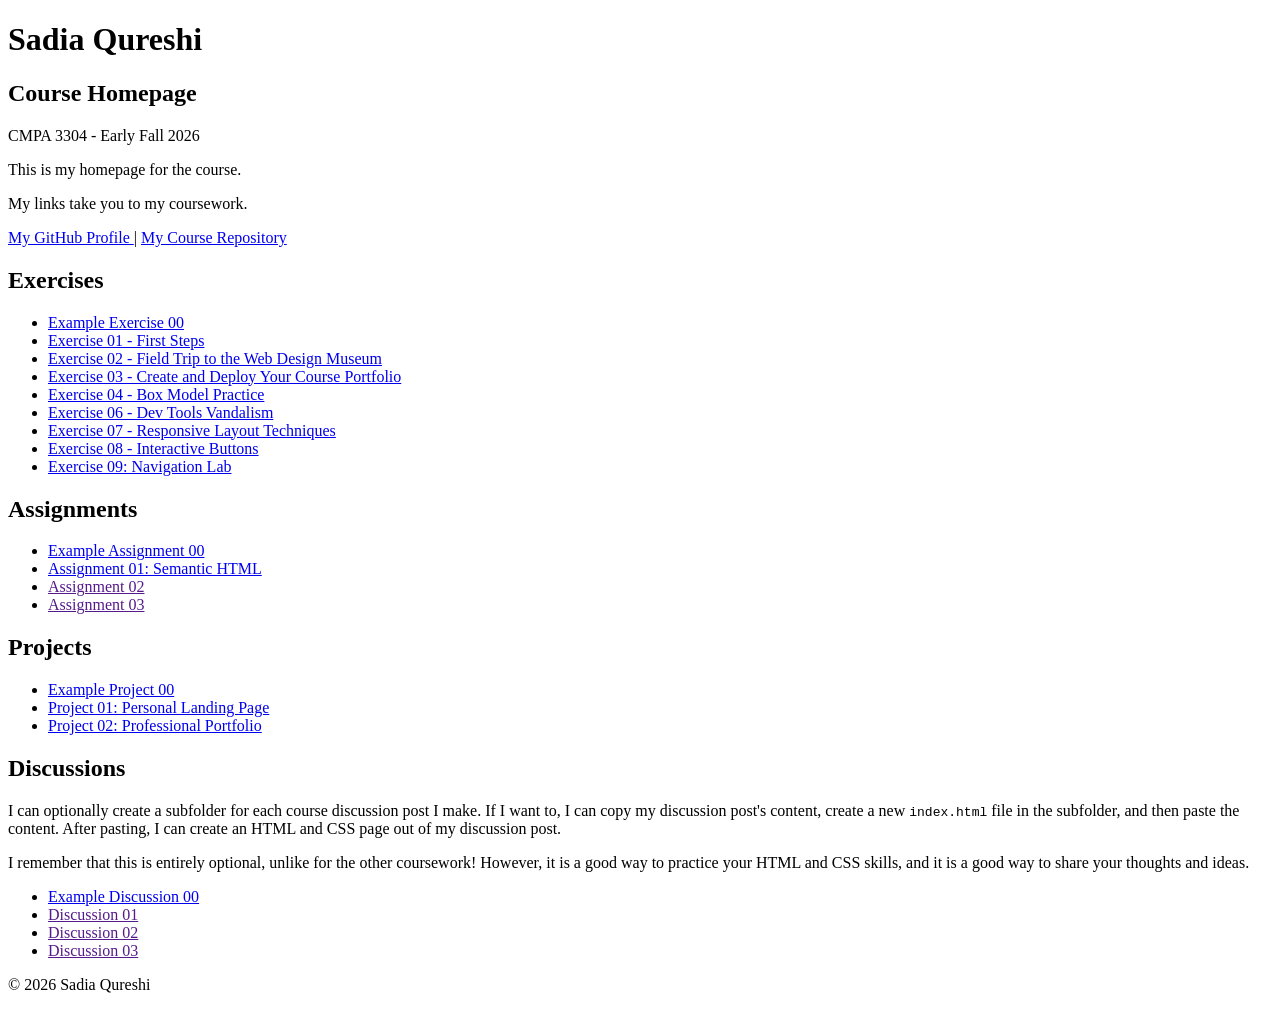
<file: index.html>
<!DOCTYPE html>

<!--

INSTRUCTIONS: HOW TO CHANGE THIS PAGE:

1. Change "Student Name" in the title above to your real name.

2. Change "Your Name" in the big heading below to your real name.

3. Change "your-username" to your real GitHub username in both links.

4. Change "your-repo-name" to the name of this repository.

5. Change "Course Name" to the name of your class.

6. Change "Semester Year" to match when you are taking this class.

7. Add links to your work:
    - Find the words that say "Exercise 01", "Assignment 01", etc.
    - Between the quote marks in href="", put the relative link to your work in the subfolder. You can simply link to the subfolder name. Take a look at the example folders and links to see how to do this.
    - For work not yet started/completed, you can leave the href="" blank until you are ready.
    - Change the words "Exercise 01" to match the name of the exercise. Do the same for assignments and projects. If you add your discussion posts, do the same for them.
    - Do this for each piece of work you finish.

8. You can add more links by copying a whole line like this:
    <li><a href="">New Work Name</a></li>
    Then paste it below the last one in that section.

9. Save your changes and push to GitHub when you are done. Remember you can use GitHub Desktop to help you with this.

Remember: During the course, if you want, you can style your homepage to introduce your own style and aesthetics. To start, keep this page simple and plain. This is just a template to get you started. Embrace the handcrafted approach to web design and development: change things to make them your own.

Remember: You must have a GitHub account, a new GitHub repository for this course, and this file (index.html) in that repository. 

Remember: You must create subfolders for each piece of coursework as the semester progresses.

-->

<html lang="en">

<head>
    <meta charset="UTF-8" />
    <title>Course Homepage</title>
    <meta charset="UTF-8" />
    <meta name="viewport" content="width=device-width, initial-scale=1.0" />
    <title>Sadia Qureshi - Course Homepage</title>
</head>

<body>
    <header>
        <h1>Sadia Qureshi</h1>
        <h2>Course Homepage</h2>
        <p>CMPA 3304 - Early Fall 2026</p>
        <p>This is my homepage for the course.</p>
        <p>My links take you to my coursework.</p>
        <nav>
            <a href="https://github.com/beangusu">
                My GitHub Profile
            </a>
            |
            <a href="https://github.com/beangusu/Course-Portfolio">
                My Course Repository
            </a>
        </nav>
    </header>

    <main>
        <section>
            <h2>Exercises</h2>
            <ul>
                <li>
                    <a href="example-exercise-00/">
                        Example Exercise 00
                    </a>
                </li>
                <li>
                    <a href="https://codepen.io/editor/beangusu/pen/01a00971-5515-7484-a61b-c1d0780725ac">
                        Exercise 01 - First Steps
                    </a>
                </li>
                <li>
                    <a href="exercise-02/">
                        Exercise 02 - Field Trip to the Web Design Museum
                    </a>
                </li>
                <li>
                    <a href="https://github.com/beangusu/Course-Portfolio">
                        Exercise 03 - Create and Deploy Your Course Portfolio
                    </a>
                </li>
                <li>
                    <a href="exercise-04/">
                        Exercise 04 - Box Model Practice
                    </a>
                </li>
                <li>
                    <a href="week-04-exercise-01/">
                        Exercise 06 - Dev Tools Vandalism
                    </a>
                </li>
                <li>
                    <a href="week-04-exercise-02/">
                        Exercise 07 - Responsive Layout Techniques
                    </a>
                </li>
                <li>
                    <a href="week-05-exercise-01/">
                        Exercise 08 - Interactive Buttons
                    </a>
                </li>
                <li>
                    <a href="week-06-exercise-01">
                        Exercise 09: Navigation Lab
                    </a>
                </li>
            </ul>
        </section>

        <section>
            <h2>Assignments</h2>
            <ul>
                <li>
                    <a href="example-assignment-00/">
                        Example Assignment 00
                    </a>
                </li>
                <li>
                    <a href="assignment-01/">
                        Assignment 01: Semantic HTML
                    </a>
                </li>
                <li><a href="">Assignment 02</a></li>
                <li><a href="">Assignment 03</a></li>
            </ul>
        </section>

        <section>
            <h2>Projects</h2>
            <ul>
                <li>
                    <a href="example-project-00/">
                        Example Project 00
                    </a>
                </li>
                <li>
                    <a href="project-01/">
                        Project 01: Personal Landing Page
                    </a>
                </li>
                <li>
                    <a href="project-02/">
                        Project 02: Professional Portfolio
                    </a>
                </li>
            </ul>
        </section>

        <section>
            <h2>Discussions</h2>
            <p>
                I can optionally create a subfolder for each course
                discussion post I make. If I want to, I can copy my
                discussion post's content, create a new
                <code>index.html</code>
                file in the subfolder, and then paste the content. After
                pasting, I can create an HTML and CSS page out of my
                discussion post.
            </p>
            <p>
                I remember that this is entirely optional, unlike for the
                other coursework! However, it is a good way to practice your
                HTML and CSS skills, and it is a good way to share your
                thoughts and ideas.
            </p>
            <ul>
                <li>
                    <a href="example-discussion-00/">
                        Example Discussion 00
                    </a>
                </li>
                <li><a href="">Discussion 01</a></li>
                <li><a href="">Discussion 02</a></li>
                <li><a href="">Discussion 03</a></li>
            </ul>
        </section>
    </main>

    <footer>
        <p>&copy; 2026 Sadia Qureshi</p>
    </footer>
</body>

</html>
</file>
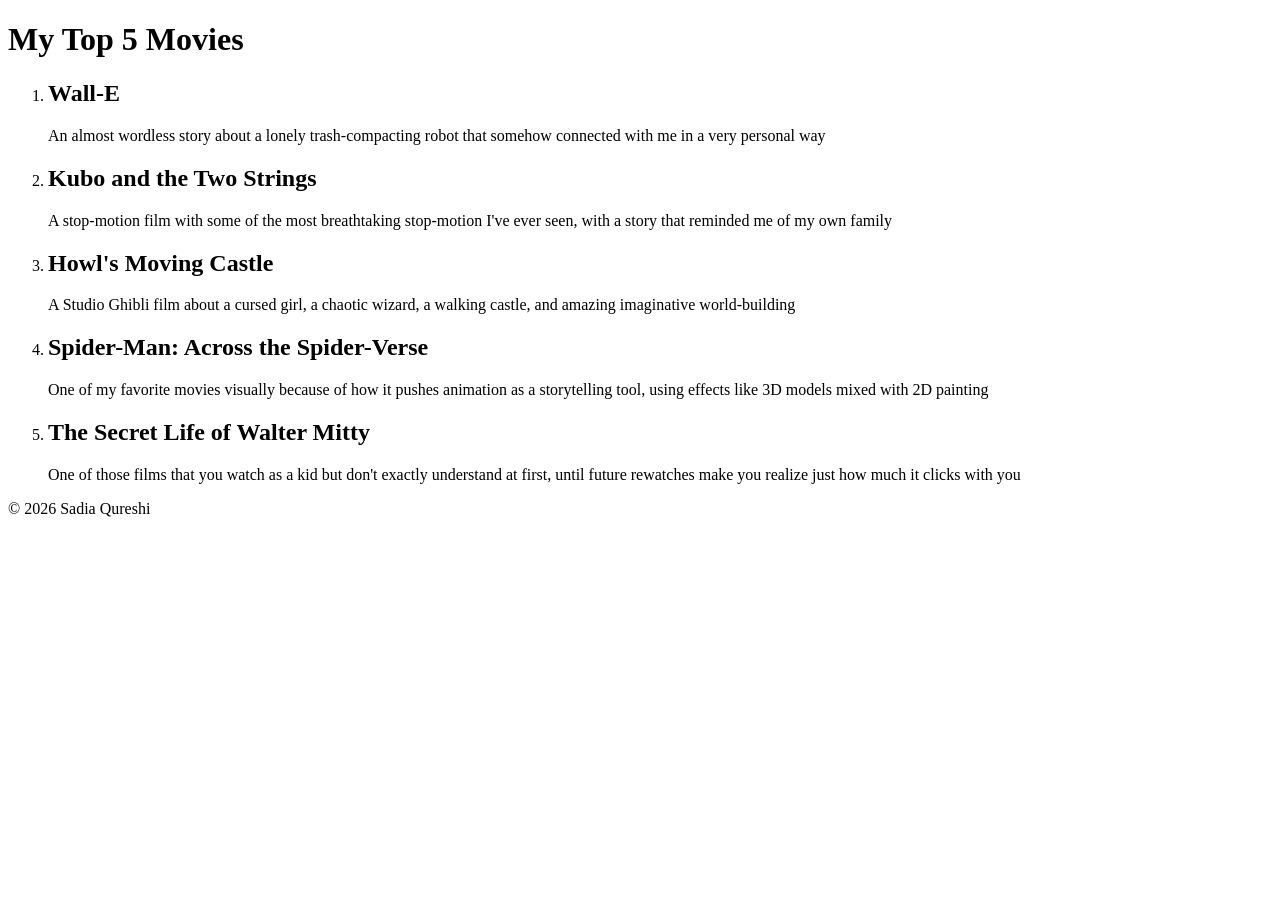
<file: assignment-01/index.html>
<!DOCTYPE html>
<html lang="en">
<head>
    <meta charset="UTF-8">
    <meta name="viewport" content="width=device-width, initial-scale=1.0">
    <title>Sadia Qureshi - Assignment 01</title>
</head>

<body>
    <header>
        <h1>My Top 5 Movies</h1>
    </header>

    <main>
        <ol>    
            <li>
                <h2>Wall-E</h2>
                <p>An almost wordless story about a lonely trash-compacting robot that somehow connected with me in a very personal way</p>
            </li>
            <li>
                <h2>Kubo and the Two Strings</h2>
                <p>A stop-motion film with some of the most breathtaking stop-motion I've ever seen, with a story that reminded me of my own family</p>
            </li>
            <li>
                <h2>Howl's Moving Castle</h2>
                <p>A Studio Ghibli film about a cursed girl, a chaotic wizard, a walking castle, and amazing imaginative world-building </p>
            </li>
            <li>
                <h2>Spider-Man: Across the Spider-Verse</h2>
                <p>One of my favorite movies visually because of how it pushes animation as a storytelling tool, using effects like 3D models mixed with 2D painting</p>
            </li>
            <li>
                <h2>The Secret Life of Walter Mitty</h2>
                <p>One of those films that you watch as a kid but don't exactly understand at first, until future rewatches make you realize just how much it clicks with you</p>
            </li>
        </ol>
    </main>

    <footer>
        <p>&copy; 2026 Sadia Qureshi</p>
    </footer>
</body>
</html>
</file>
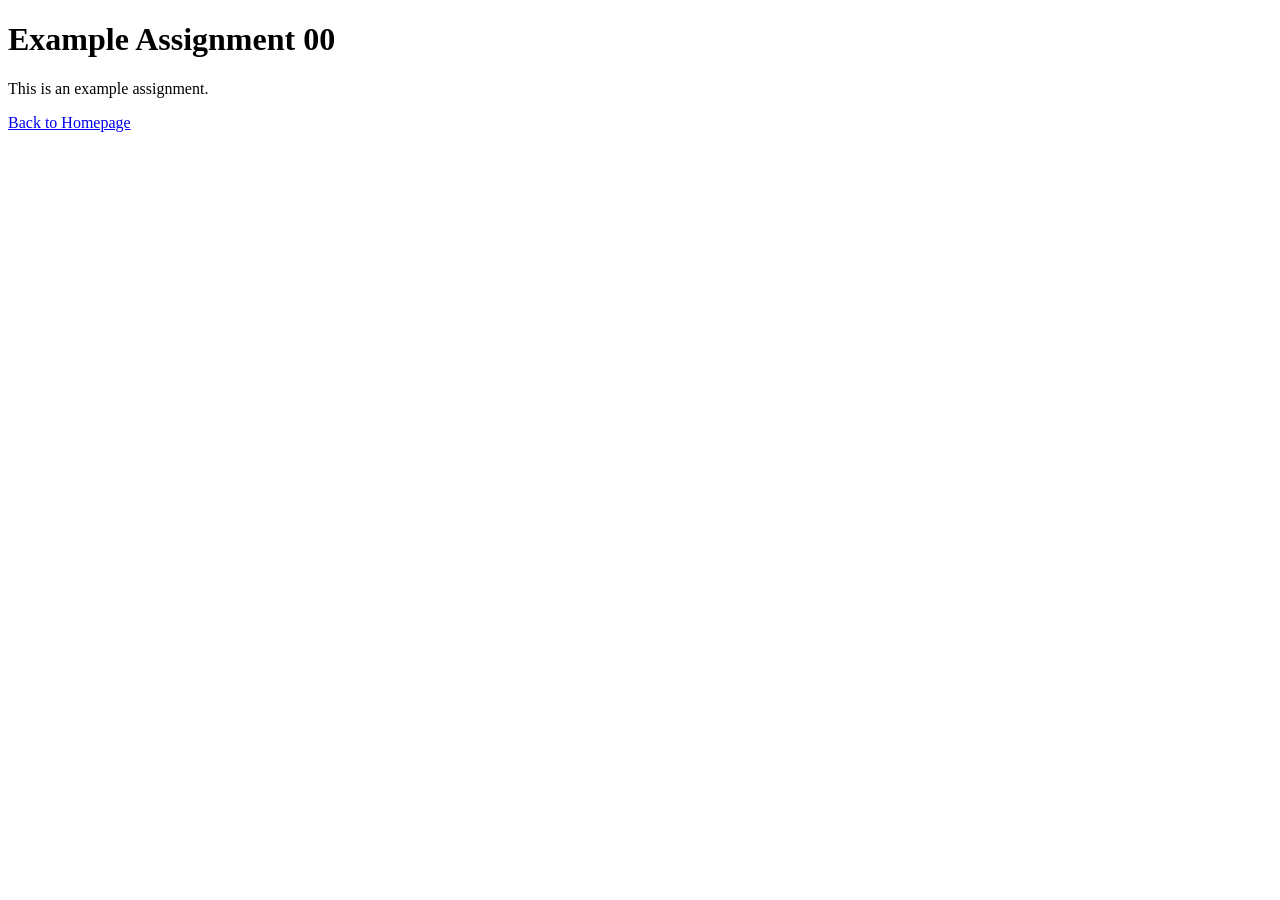
<file: example-assignment-00/index.html>
<!DOCTYPE html>
<html lang="en">
    <head>
        <meta charset="UTF-8" />
        <meta name="viewport" content="width=device-width, initial-scale=1.0" />
        <title>Example Assignment 00</title>
    </head>
    <body>
        <h1>Example Assignment 00</h1>
        <p>This is an example assignment.</p>
        <a href="../index.html">Back to Homepage</a>
    </body>
</html>
</file>
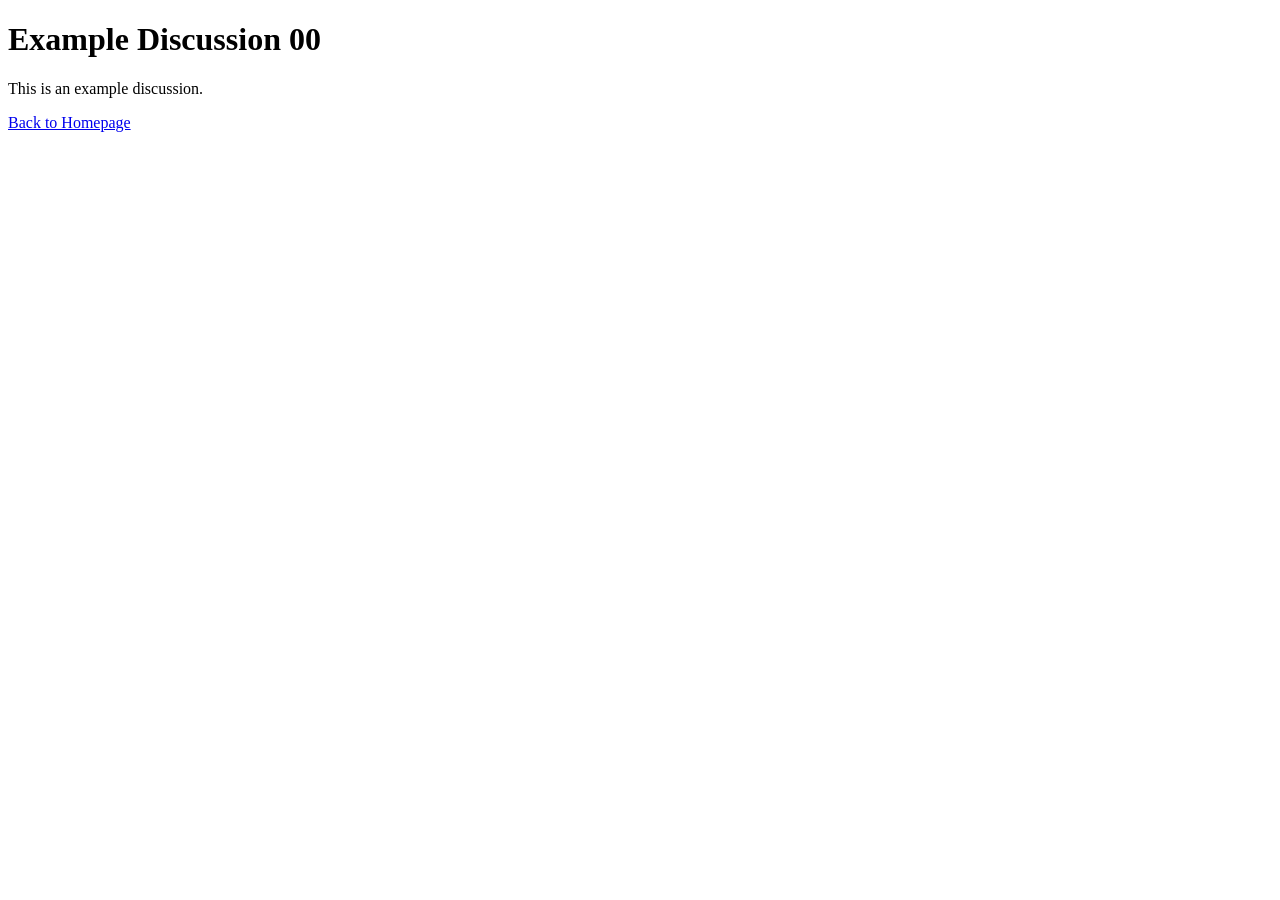
<file: example-discussion-00/index.html>
<!DOCTYPE html>
<html lang="en">
    <head>
        <meta charset="UTF-8" />
        <meta name="viewport" content="width=device-width, initial-scale=1.0" />
        <title>Example Discussion 00</title>
    </head>
    <body>
        <h1>Example Discussion 00</h1>
        <p>This is an example discussion.</p>
        <a href="../index.html">Back to Homepage</a>
    </body>
</html>
</file>
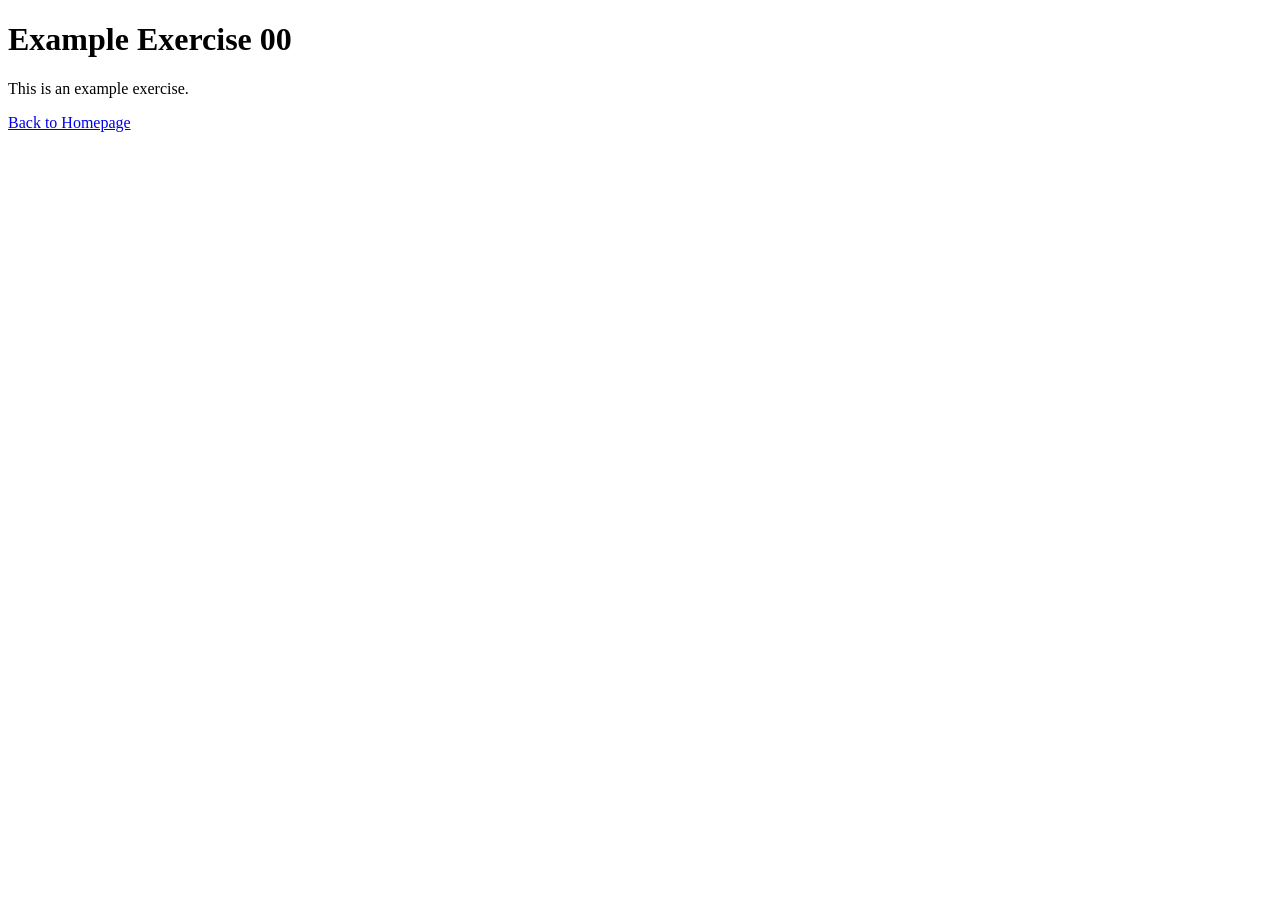
<file: example-exercise-00/index.html>
<!DOCTYPE html>
<html lang="en">
    <head>
        <meta charset="UTF-8" />
        <meta name="viewport" content="width=device-width, initial-scale=1.0" />
        <title>Example Exercise 00</title>
    </head>
    <body>
        <h1>Example Exercise 00</h1>
        <p>This is an example exercise.</p>
        <a href="../index.html">Back to Homepage</a>
    </body>
</html>
</file>
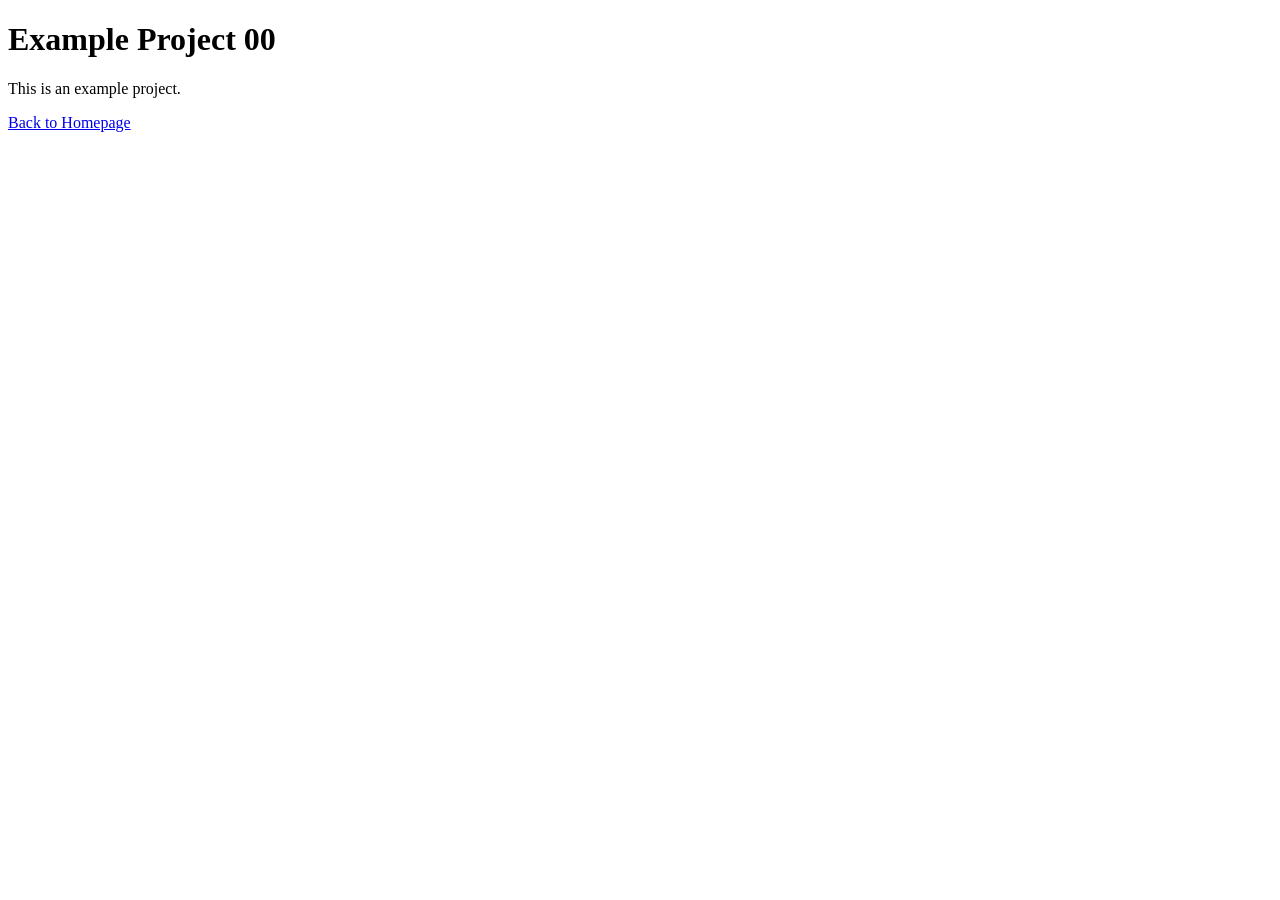
<file: example-project-00/index.html>
<!DOCTYPE html>
<html lang="en">
    <head>
        <meta charset="UTF-8" />
        <meta name="viewport" content="width=device-width, initial-scale=1.0" />
        <title>Example Project 00</title>
    </head>
    <body>
        <h1>Example Project 00</h1>
        <p>This is an example project.</p>
        <a href="../index.html">Back to Homepage</a>
    </body>
</html>
</file>
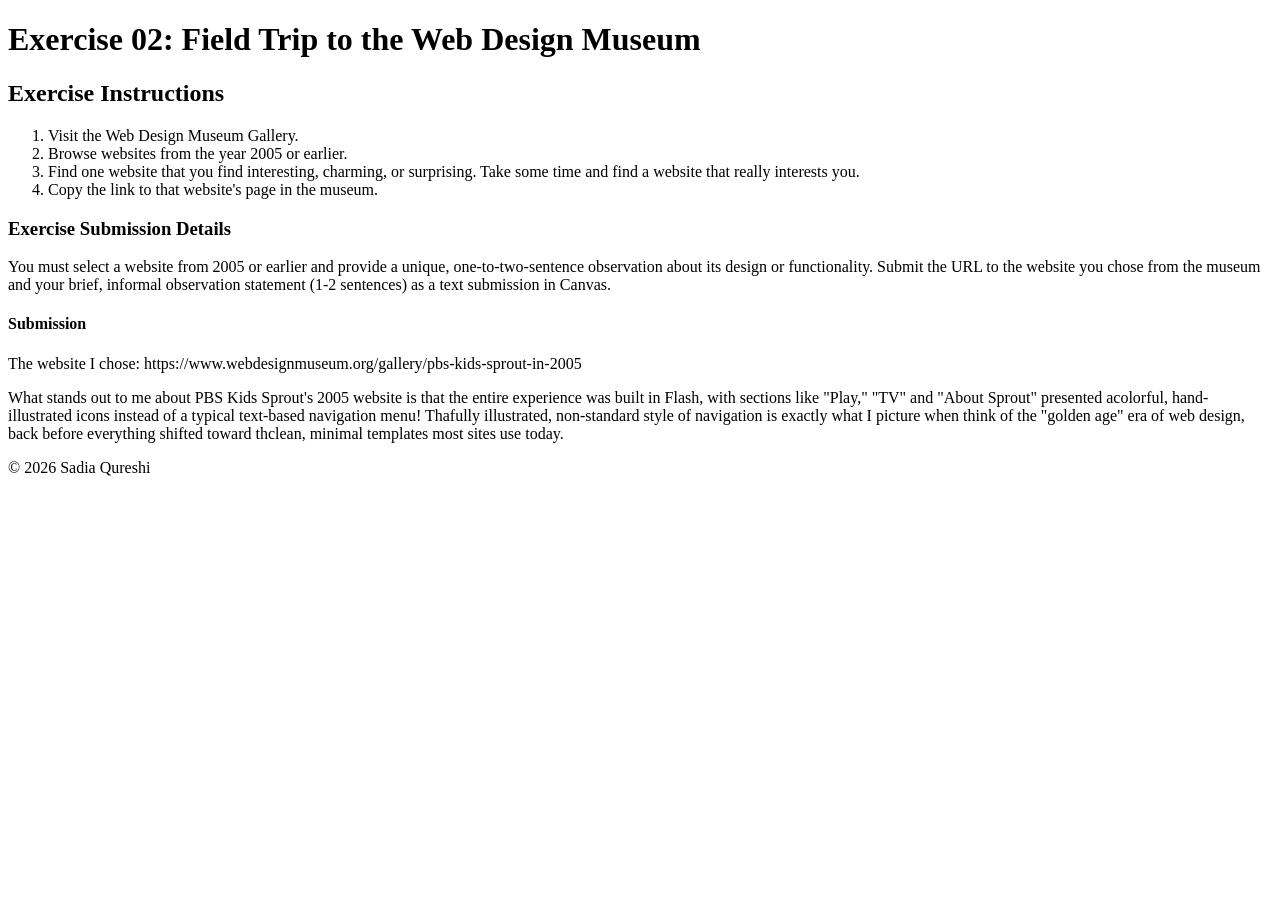
<file: exercise-02/index.html>
<!DOCTYPE html>
<html lang="en">
<head>
    <meta charset="UTF-8">
    <meta name="viewport" content="width=device-width, initial-scale=1.0">
    <title>Sadia Qureshi - Exercise 02</title>
</head>
<body>
    <header>
        <h1>Exercise 02: Field Trip to the Web Design Museum</h1>
    </header>

    <main>
        <h2>Exercise Instructions</h2>
        <ol>
            <li>Visit the Web Design Museum Gallery.</li>
            <li>Browse websites from the year 2005 or earlier.</li>
            <li>Find one website that you find interesting, charming, or surprising. Take some time and find a website that really interests you.</li>
            <li>Copy the link to that website's page in the museum.</li>
        </ol>

        <h3>Exercise Submission Details</h3>
        <p>
            You must select a website from 2005 or earlier and provide a unique, one-to-two-sentence observation about its design or functionality. Submit the URL to the website you chose from the museum and your brief, informal observation statement (1-2 sentences) as a text submission in Canvas.
        </p>

        <h4>Submission</h4>
        <p>
            The website I chose: https://www.webdesignmuseum.org/gallery/pbs-kids-sprout-in-2005
        </p>
        <p>   
            What stands out to me about PBS Kids Sprout's 2005 website is that the entire experience was built in Flash, with sections like "Play," "TV" and "About Sprout" presented acolorful, hand-illustrated icons instead of a typical text-based navigation menu! Thafully illustrated, non-standard style of navigation is exactly what I picture when think of the "golden age" era of web design, back before everything shifted toward thclean, minimal templates most sites use today.
        </p> 
    </main>
    
    <footer>
        <p>&copy; 2026 Sadia Qureshi</p>
    </footer>
</body>
</html>
</file>
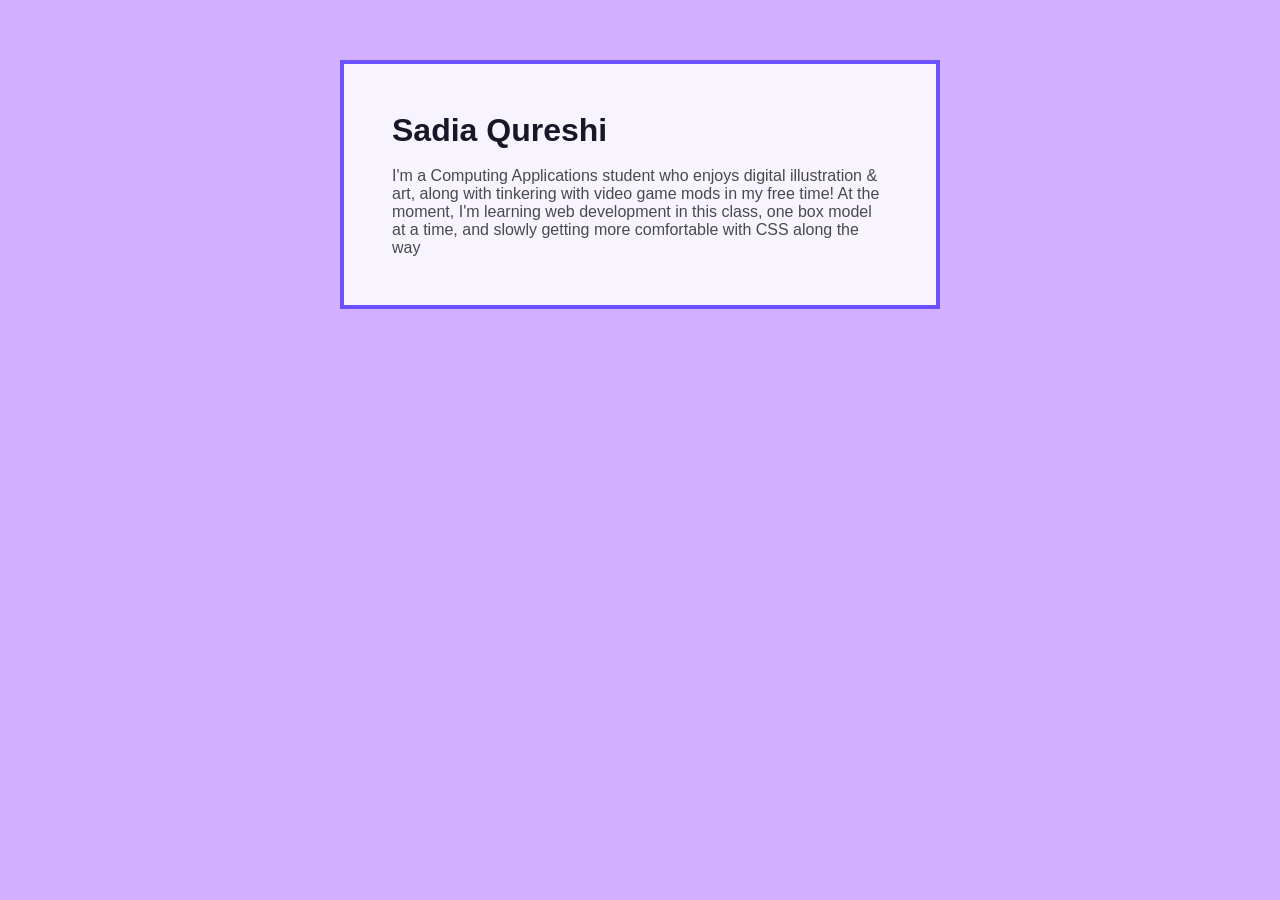
<file: exercise-04/index.html>
<!DOCTYPE html>
<html lang="en">
<head>
    <meta charset="UTF-8">
    <meta name="viewport" content="width=device-width, initial-scale=1.0">
    <title>Sadia Qureshi - Exercise 04</title>
    <link rel="stylesheet" href="style.css">
</head>

<body>
    <div class="card">
        <h1>Sadia Qureshi</h1>
        <p>
            I'm a Computing Applications student who enjoys digital illustration & art, along with tinkering with video game mods in my free time! At the moment, I'm learning web development in this class, one box model at a time, and slowly getting more comfortable with CSS along the way
        </p>
    </div>
</body>

</html>
</file>
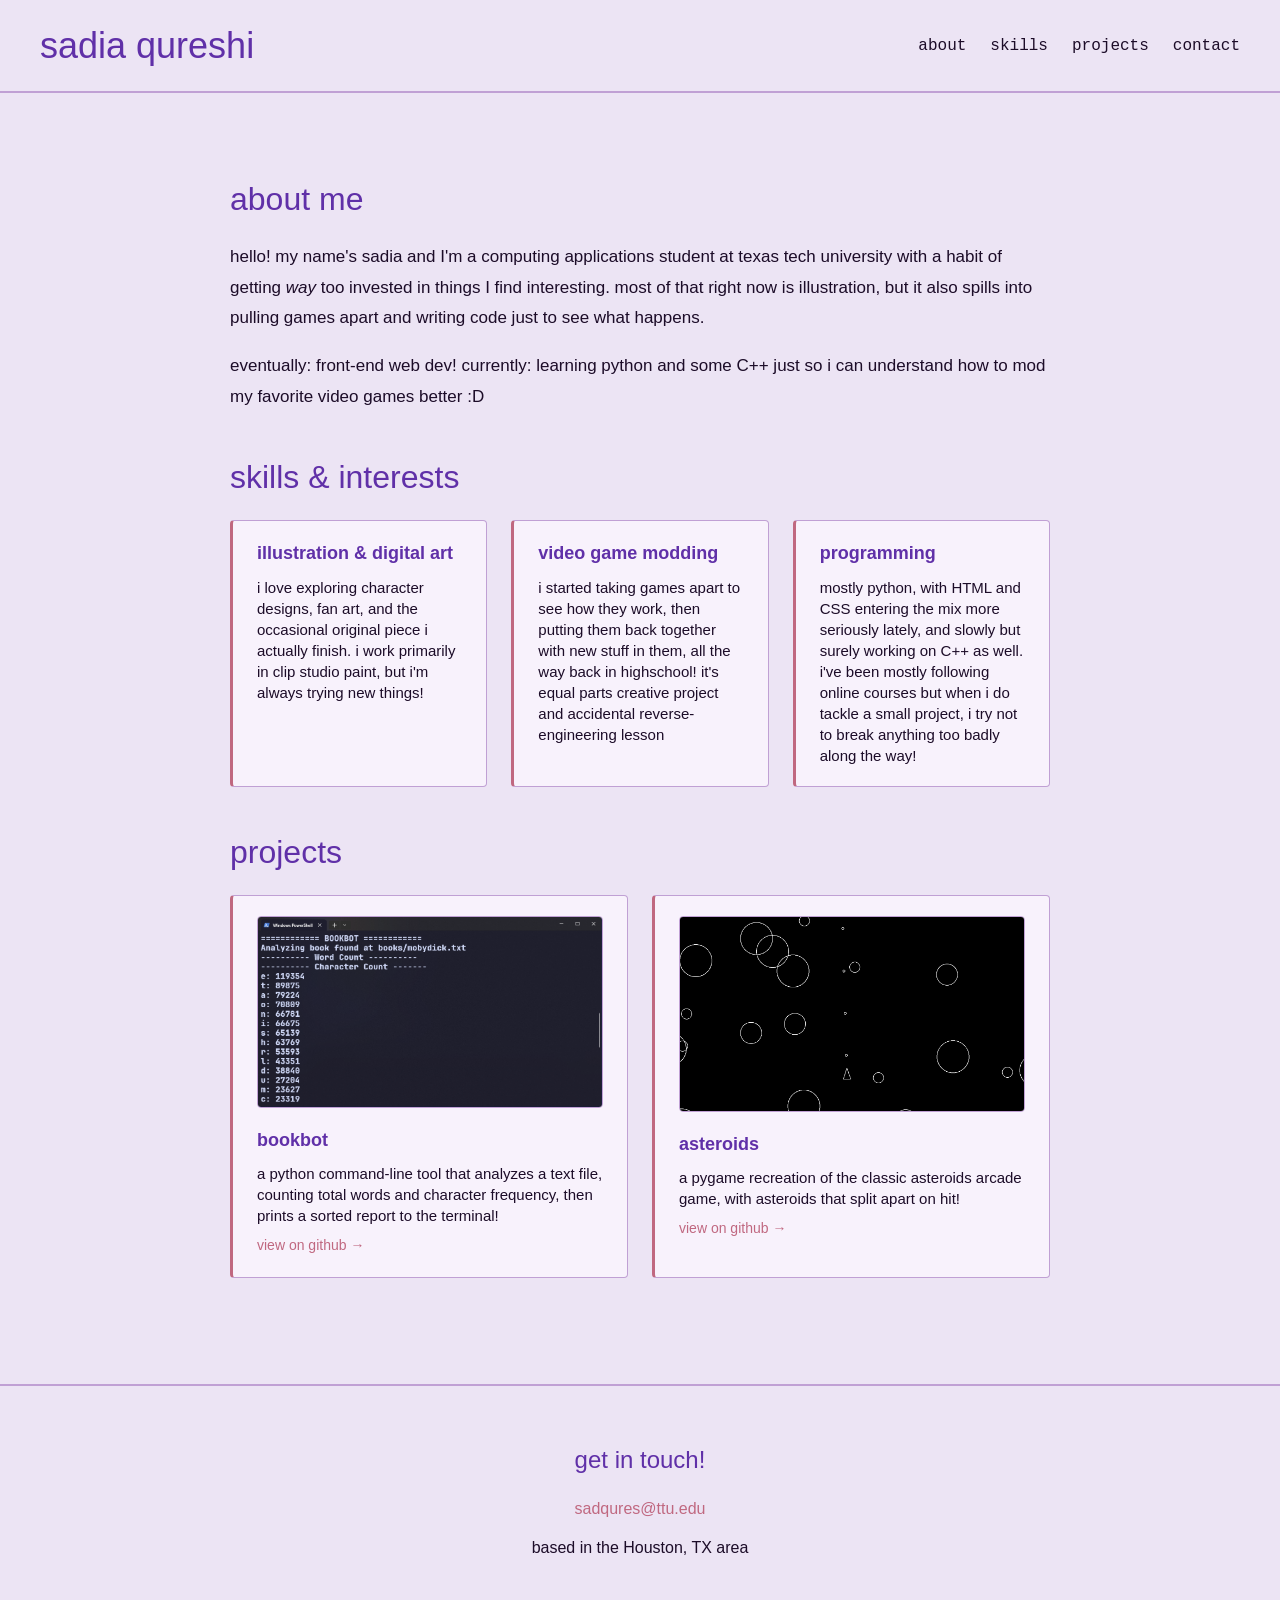
<file: project-01/index.html>
<!DOCTYPE html>
<html lang="en">

<head>
    <meta charset="UTF-8">
    <meta name="viewport" content="width=device-width, initial-scale=1.0">
    <title>Sadia Qureshi - Project 01</title>
    <link rel="stylesheet" href="./style.css" />
</head>

<body>

    <header>
        <h1>sadia qureshi</h1>
        <nav>
            <ul>
                <li><a href="#about">about</a></li>
                <li><a href="#skills">skills</a></li>
                <li><a href="#projects">projects</a></li>
                <li><a href="#contact">contact</a></li>
            </ul>
        </nav>
    </header>

    <main>

        <section id="about">
            <h2>about me</h2>

            <p>
                hello! my name's sadia and I'm a computing applications student at texas tech university with a habit of
                getting <em>way</em> too invested in things I find interesting. most of that right now is illustration,
                but it also spills into pulling games apart and writing code just to see what happens.
            </p>
            <p>
                eventually: front-end web dev! currently: learning python and some C++ just so i can understand
                how to mod my favorite video games better :D
            </p>
        </section>

        <section id="skills">
            <h2>skills &amp; interests</h2>

            <div class="card-grid">
                <article class="card">
                    <h3>illustration &amp; digital art</h3>

                    <p>
                        i love exploring character designs, fan art, and the occasional original piece i actually
                        finish. i work primarily in clip studio paint, but i'm always trying new things!
                    </p>
                </article>

                <article class="card">
                    <h3>video game modding</h3>

                    <p>
                        i started taking games apart to see how they work, then putting them back together with new
                        stuff in them, all the way back in highschool! it's equal parts creative project and accidental
                        reverse-engineering lesson
                    </p>
                </article>

                <article class="card">
                    <h3>programming</h3>

                    <p>
                        mostly python, with HTML and CSS entering the mix more seriously lately, and slowly but surely
                        working on C++ as well. i've been mostly following online courses but when i do tackle a small
                        project, i try not to break anything too badly along the way!
                    </p>
                </article>
            </div>
        </section>

        <section id="projects">
            <h2>projects</h2>

            <div class="card-grid">
                <article class="card project-card">
                    <img src="bookbot_project01.png" alt="a screenshot of the bookbot program being run in a terminal">
                    <h3>bookbot</h3>

                    <p>
                        a python command-line tool that analyzes a text file, counting total words and character
                        frequency, then prints a sorted report to the terminal!
                    </p>
                    <a href="https://github.com/beangusu/bookbot" target="_blank">view on github &#8594;</a>
                </article>

                <article class="card project-card">
                    <img src="asteroids_project02.png" alt="a screenshot of the asteroids game being played">
                    <h3>asteroids</h3>

                    <p>
                        a pygame recreation of the classic asteroids arcade game, with asteroids that split apart
                        on hit!
                    </p>
                    <a href="https://github.com/beangusu/asteroids" target="_blank">view on github &#8594;</a>
                </article>
            </div>
        </section>

    </main>

    <footer id="contact">

        <h2>get in touch!</h2>

        <p><a href="mailto:sadqures@ttu.edu">sadqures@ttu.edu</a></p>
        <p>based in the Houston, TX area</p>

    </footer>

</body>

</html>
</file>
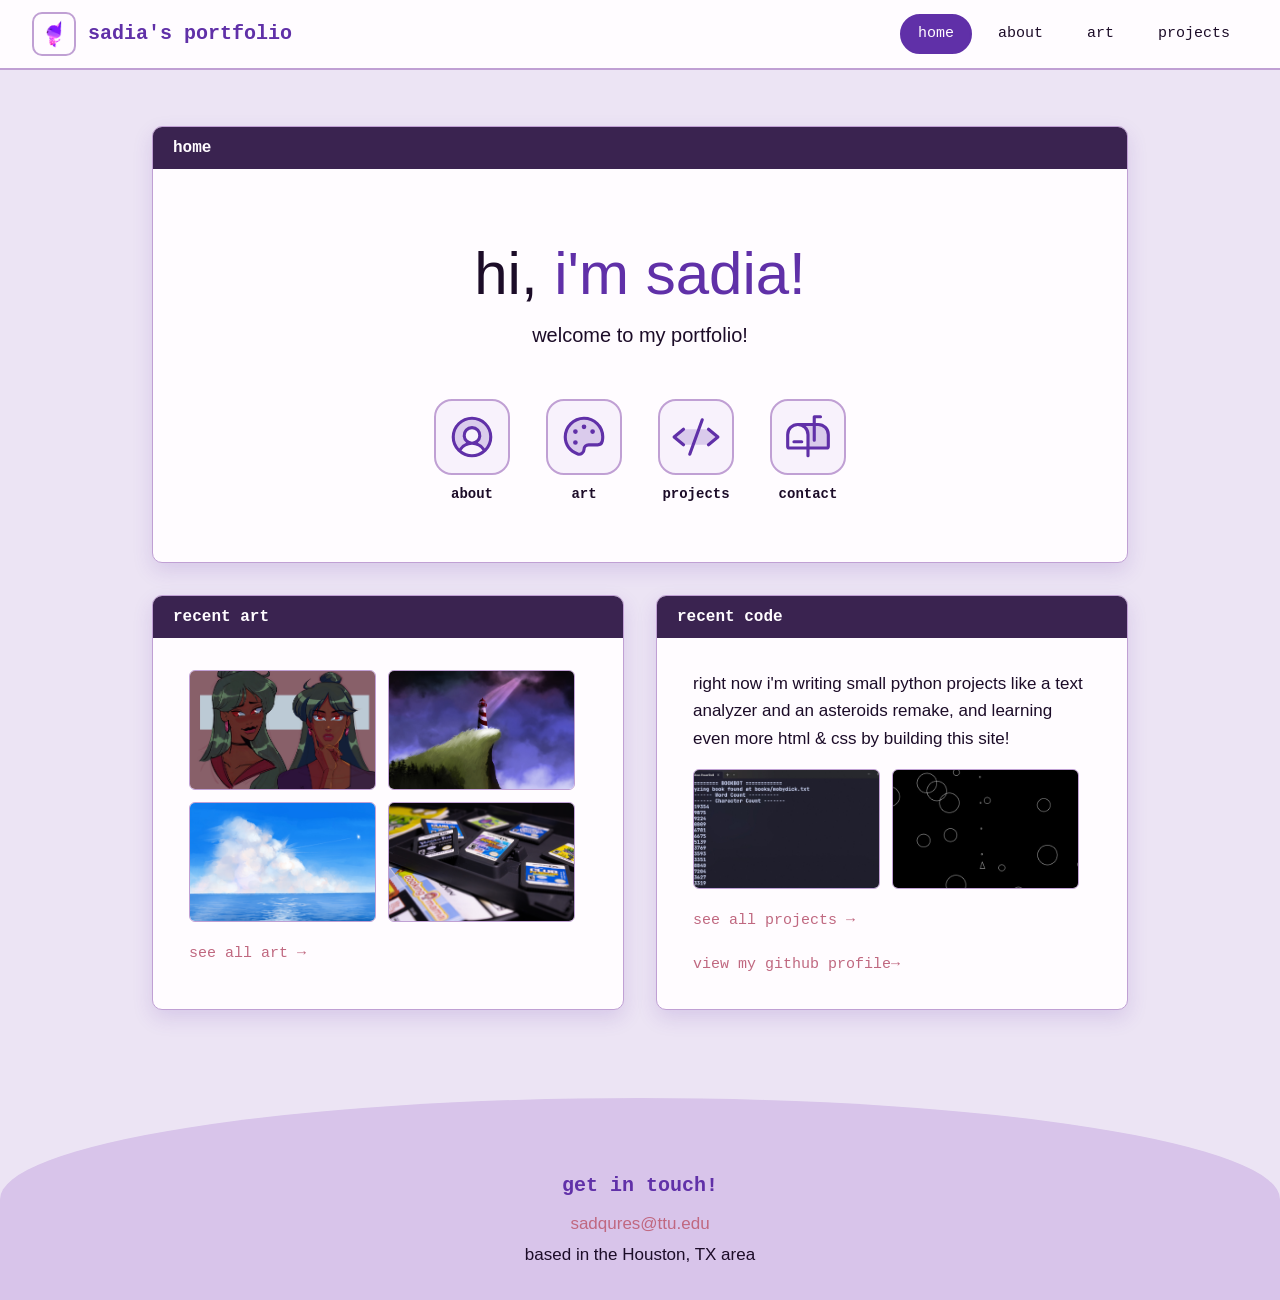
<file: project-02/index.html>
<!DOCTYPE html>
<html lang="en">

<head>
    <meta charset="UTF-8">
    <meta name="viewport" content="width=device-width, initial-scale=1.0">
    <title>Sadia's Portfolio</title>
    <link rel="stylesheet" href="css/style.css">
</head>

<body>

    <header>
        <a href="index.html" class="wordmark">
            <img src="images/wordmark-avatar.gif" alt="animated avatar" class="wordmark-avatar">
            sadia's portfolio
        </a>
        <nav>
            <ul>
                <li><a href="index.html" class="current">home</a></li>
                <li><a href="about.html">about</a></li>
                <li><a href="art/">art</a></li>
                <li><a href="projects/">projects</a></li>
            </ul>
        </nav>
    </header>

    <main>
        <section class="window home-window">
            <p class="window-bar">home</p>
            <div class="window-body">
                <h1 class="hello">hi, <span>i'm sadia!</span></h1>
                <p class="subtitle">welcome to my portfolio!</p>

                <ul class="icon-links">
                    <li>
                        <a href="about.html"><span class="icon"><img src="images/icons/icon-about.svg"
                                    alt="user circle icon"></span>about</a>
                    </li>
                    <li>
                        <a href="art/"><span class="icon"><img src="images/icons/icon-art.svg"
                                    alt="palette icon"></span>art</a>
                    </li>
                    <li>
                        <a href="projects/"><span class="icon"><img src="images/icons/icon-projects.svg"
                                    alt="code icon"></span>projects</a>
                    </li>
                    <li>
                        <a href="#contact"><span class="icon"><img src="images/icons/icon-contact.svg"
                                    alt="mailbox icon"></span>contact</a>
                    </li>
                </ul>
            </div>
        </section>

        <div class="window-row">
            <section class="window">
                <h2 class="window-bar">recent art</h2>
                <div class="window-body">
                    <ul class="thumb-grid">
                        <li>
                            <img src="images/illustrations/illustration-5.jpg"
                                alt="two digital portraits of sailor pluto from sailor moon">
                        </li>
                        <li>
                            <img src="images/illustrations/illustration-7.jpg"
                                alt="a digital painting of a lighthouse on a grassy cliff under a stormy sky">
                        </li>
                        <li>
                            <img src="images/illustrations/illustration-3.jpg"
                                alt="a digital art study of a white cloud over an ocean">
                        </li>
                        <li>
                            <img src="images/photography/photography-4.jpg"
                                alt="various nintendo ds cartridges spread out inside a ds game case">
                        </li>
                    </ul>
                    <a href="art/" class="more-link">see all art &#8594;</a>
                </div>
            </section>

            <section class="window">
                <h2 class="window-bar">recent code</h2>
                <div class="window-body">
                    <p>right now i'm writing small python projects like a text analyzer and an asteroids remake, and
                        learning even more html &amp; css by building this site!</p>
                    <ul class="thumb-grid project-thumbs">
                        <li><img src="images/project-images/project-bookbot.jpg"
                                alt="a screenshot of the bookbot program being run in a terminal"></li>
                        <li><img src="images/project-images/project-asteroids.jpg"
                                alt="a screenshot of the asteroids game being played"></li>
                    </ul>
                    <a href="projects/" class="more-link">see all projects &#8594;</a>
                    <br>
                    <a href="https://github.com/beangusu" target="_blank" class="more-link">view my github
                        profile&#8594;</a>
                </div>
            </section>
        </div>

    </main>

    <footer id="contact">

        <h2>get in touch!</h2>

        <p><a href="mailto:sadqures@ttu.edu">sadqures@ttu.edu</a></p>
        <p>based in the Houston, TX area</p>

    </footer>

</body>

</html>
</file>
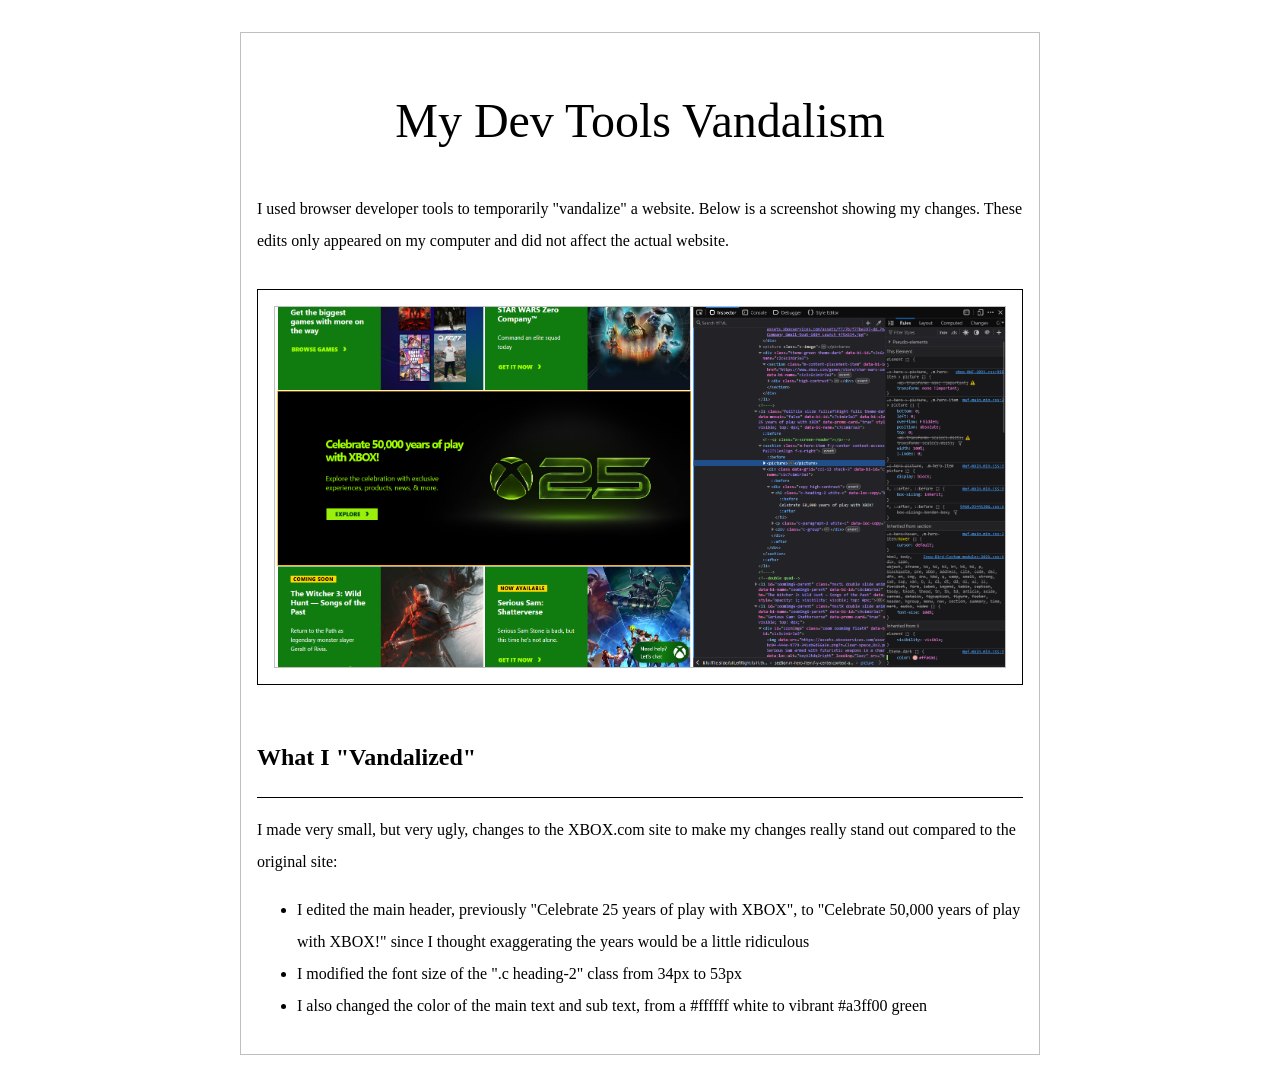
<file: week-04-exercise-01/index.html>
<!DOCTYPE html>
<html lang="en">

<head>
    <meta charset="UTF-8" />
    <meta name="viewport" content="width=device-width, initial-scale=1.0" />
    <title>Week 04 Exercise 01 - My Dev Tools Vandalism</title>
    <link rel="stylesheet" href="./style.css" />
</head>

<body>
    <main>
        <h1>My Dev Tools Vandalism</h1>
        <p>
            I used browser developer tools to temporarily "vandalize" a
            website. Below is a screenshot showing my changes. These edits
            only appeared on my computer and did not affect the actual
            website.
        </p>
        <div class="screenshot-container">
            <!-- 
                IMPORTANT: Update the src attribute below to match your screenshot filename.
                Example: If your screenshot is named "apple-dot-com-but-with-papyrus-font.png", change the line to:
                src="./apple-dot-com-but-with-papyrus-font.png"
            -->
            <img src="./devtools-vandalism-screenshot.png" alt="Screenshot of the webpage I vandalized" />
        </div>
        <h2>What I "Vandalized"</h2>
        <p>
            I made very small, but very ugly, changes to the XBOX.com site to make my changes really stand out compared to the original site:
        <ul>
            <li>I edited the main header, previously "Celebrate 25 years of play with XBOX", to "Celebrate 50,000 years of play with XBOX!" since I thought exaggerating the years would be a little ridiculous</li>
            <li>I modified the font size of the ".c heading-2" class from 34px to 53px</li>
            <li>I also changed the color of the main text and sub text, from a #ffffff white to vibrant #a3ff00 green</li>
        </ul>
        </p>
    </main>
</body>

</html>
</file>
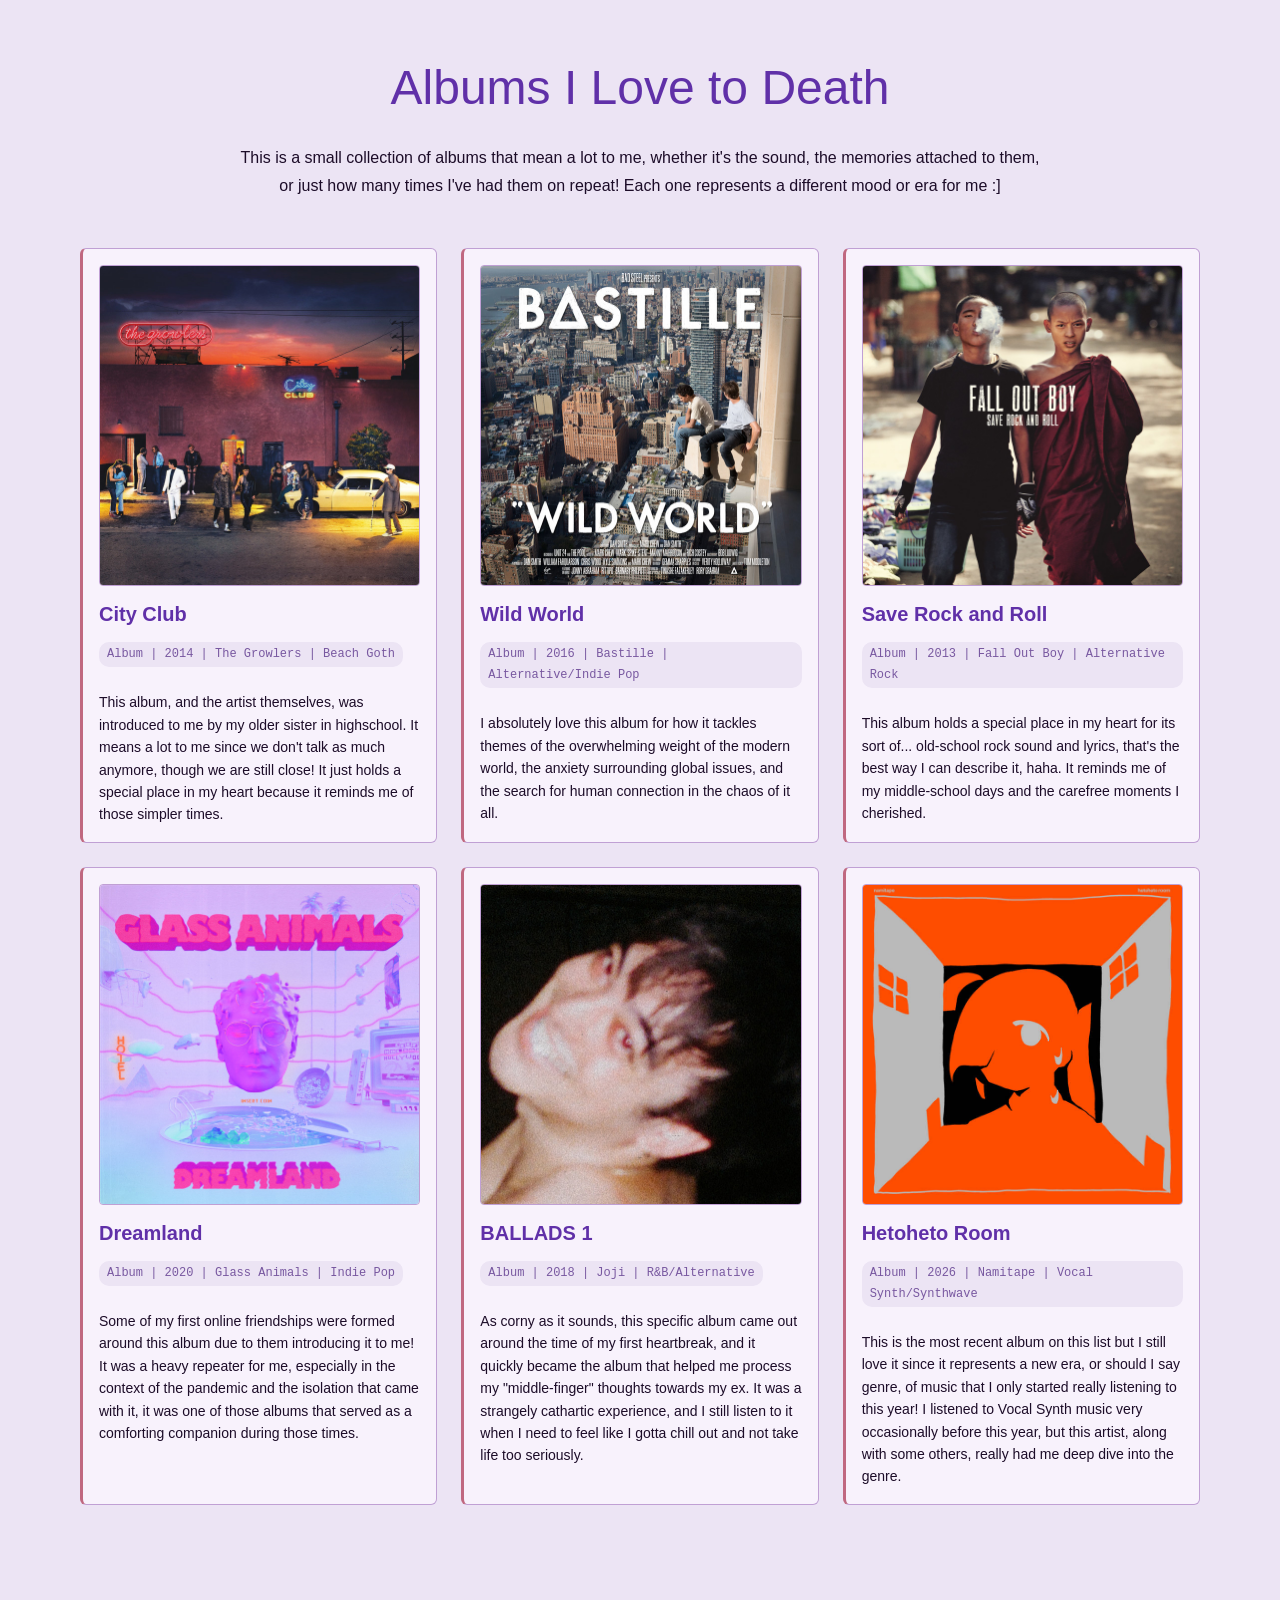
<file: week-04-exercise-02/index.html>
<!DOCTYPE html>
<html lang="en">

<head>
    <meta charset="UTF-8" />
    <meta name="viewport" content="width=device-width, initial-scale=1.0" />
    <title>Week 04 Exercise 02 - My Collection</title>
    <link rel="stylesheet" href="./style.css" />
</head>

<body>
    <main>
        <h1>Albums I Love to Death</h1>
        <p>
            This is a small collection of albums that mean a lot to me, whether it's the sound, the memories
            attached to them, or just how many times I've had them on repeat! Each one represents a different
            mood or era for me :]
        </p>

        <div class="collection-grid">

            <div class="collection-card">
                <img src="./TheGrowlers_CityClub.jpg" alt="City Club by The Growlers" />
                <div class="card-content">
                    <h2>City Club</h2>
                    <p class="details">Album | 2014 | The Growlers | Beach Goth</p>
                    <p class="description">
                        This album, and the artist themselves, was introduced to me by my older sister in highschool. It means a lot to me since we don't talk as much anymore, though we are still close! It just holds a special place in my heart because it reminds me of those simpler times.
                    </p>
                </div>
            </div>

            <div class="collection-card">
                <img src="./Bastille_WildWorld.jpg" alt="Wild World by Bastille" />
                <div class="card-content">
                    <h2>Wild World</h2>
                    <p class="details">Album | 2016 | Bastille | Alternative/Indie Pop</p>
                    <p class="description">
                        I absolutely love this album for how it tackles themes of the overwhelming weight of the modern world, the anxiety surrounding global issues, and the search for human connection in the chaos of it all.
                    </p>
                </div>
            </div>

            <div class="collection-card">
                <img src="./FallOutBoy_SaveRockandRoll.jpg" alt="Save Rock and Roll by Fall Out Boy" />
                <div class="card-content">
                    <h2>Save Rock and Roll</h2>
                    <p class="details">Album | 2013 | Fall Out Boy | Alternative Rock</p>
                    <p class="description">
                        This album holds a special place in my heart for its sort of... old-school rock sound and lyrics, that's the best way I can describe it, haha. It reminds me of my middle-school days and the carefree moments I cherished.
                    </p>
                </div>
            </div>

            <div class="collection-card">
                <img src="./GlassAnimakls_Dreamland.jpg" alt="Dreamland by Glass Animals" />
                <div class="card-content">
                    <h2>Dreamland</h2>
                    <p class="details">Album | 2020 | Glass Animals | Indie Pop</p>
                    <p class="description">
                        Some of my first online friendships were formed around this album due to them introducing it to me! It was a heavy repeater for me, especially in the context of the pandemic and the isolation that came with it, it was one of those albums that served as a comforting companion during those times.
                    </p>
                </div>
            </div>

            <div class="collection-card">
                <img src="./Joji_BALLADS1.jpg" alt="BALLADS 1 by Joji" />
                <div class="card-content">
                    <h2>BALLADS 1</h2>
                    <p class="details">Album | 2018 | Joji | R&amp;B/Alternative</p>
                    <p class="description">
                        As corny as it sounds, this specific album came out around the time of my first heartbreak, and it quickly became the album that helped me process my "middle-finger" thoughts towards my ex. It was a strangely cathartic experience, and I still listen to it when I need to feel like I gotta chill out and not take life too seriously.
                    </p>
                </div>
            </div>

            <div class="collection-card">
                <img src="./Namitape_HetohetoRoom.jpg" alt="Hetoheto Room by Namitape" />
                <div class="card-content">
                    <h2>Hetoheto Room</h2>
                    <p class="details">Album | 2026 | Namitape | Vocal Synth/Synthwave</p>
                    <p class="description">
                        This is the most recent album on this list but I still love it since it represents a new era, or should I say genre, of music that I only started really listening to this year! I listened to Vocal Synth music very occasionally before this year, but this artist, along with some others, really had me deep dive into the genre.
                    </p>
                </div>
            </div>

        </div>
    </main>
</body>

</html>
</file>
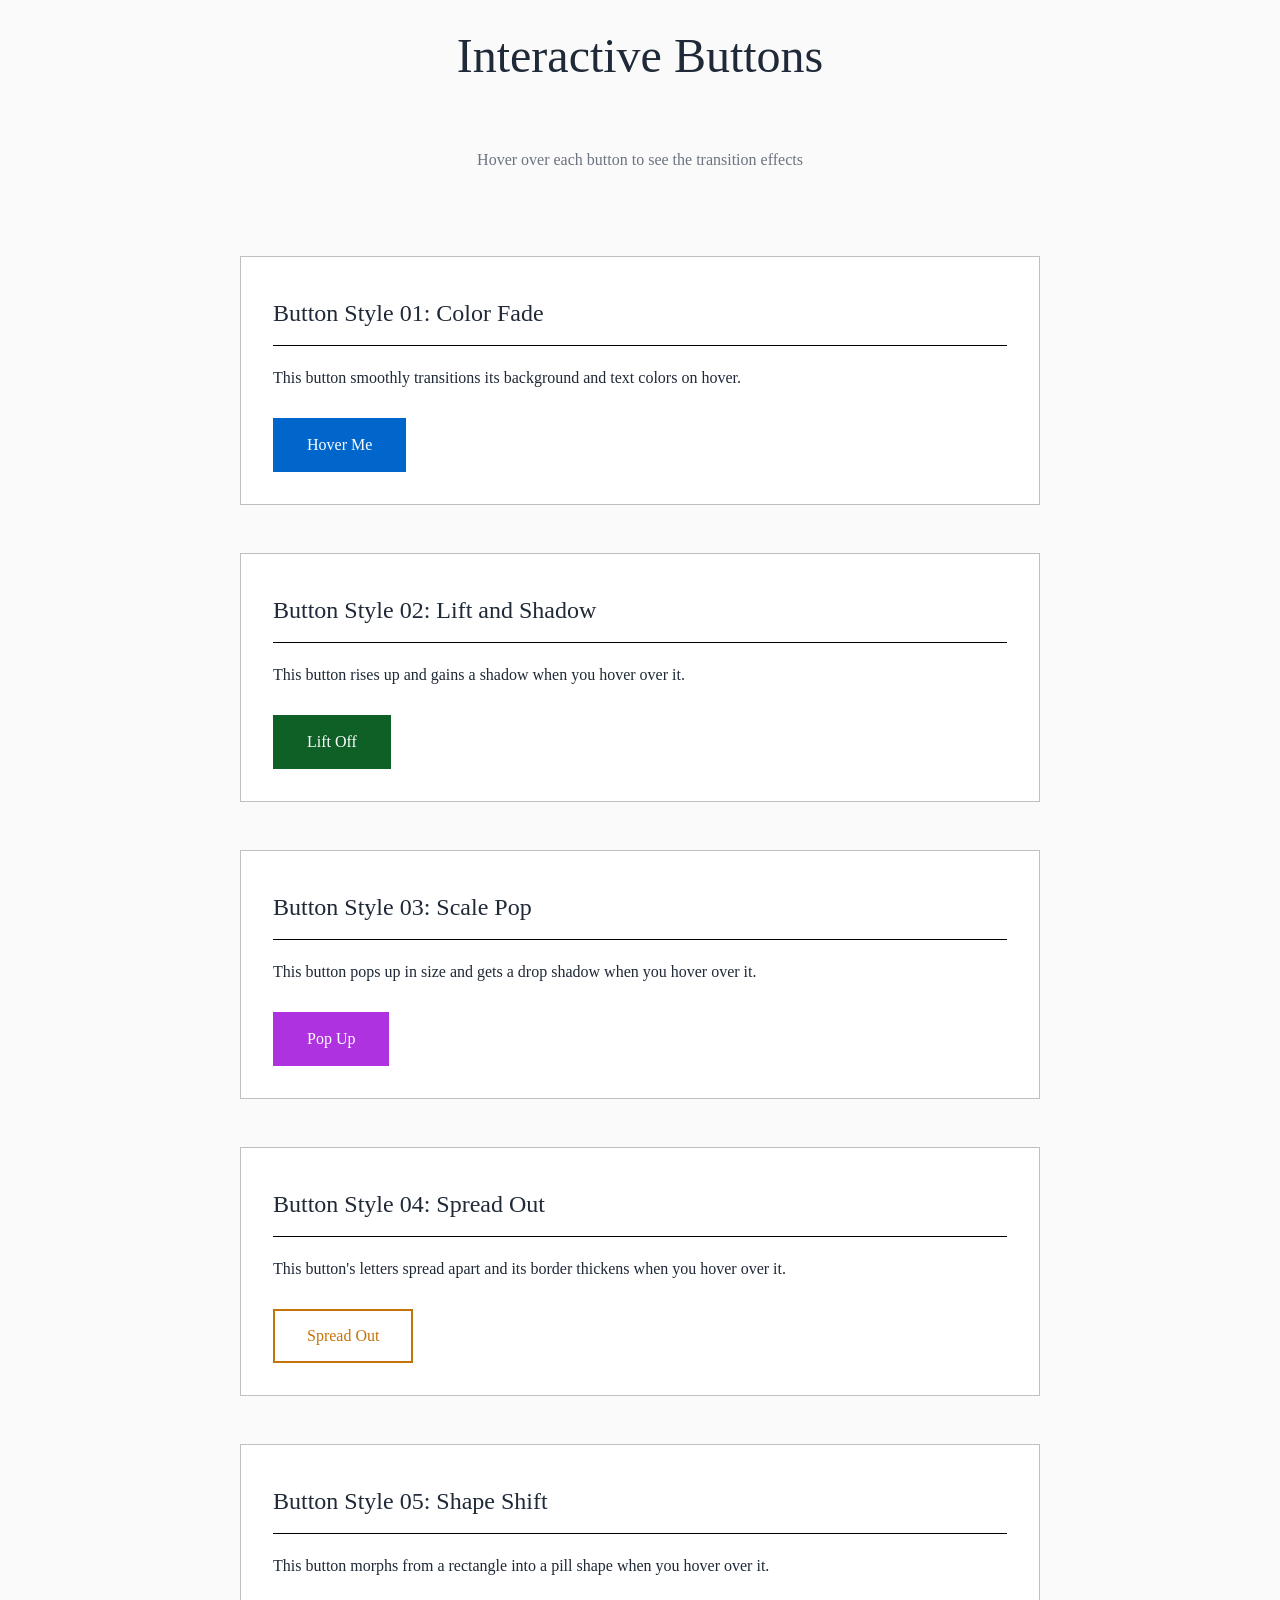
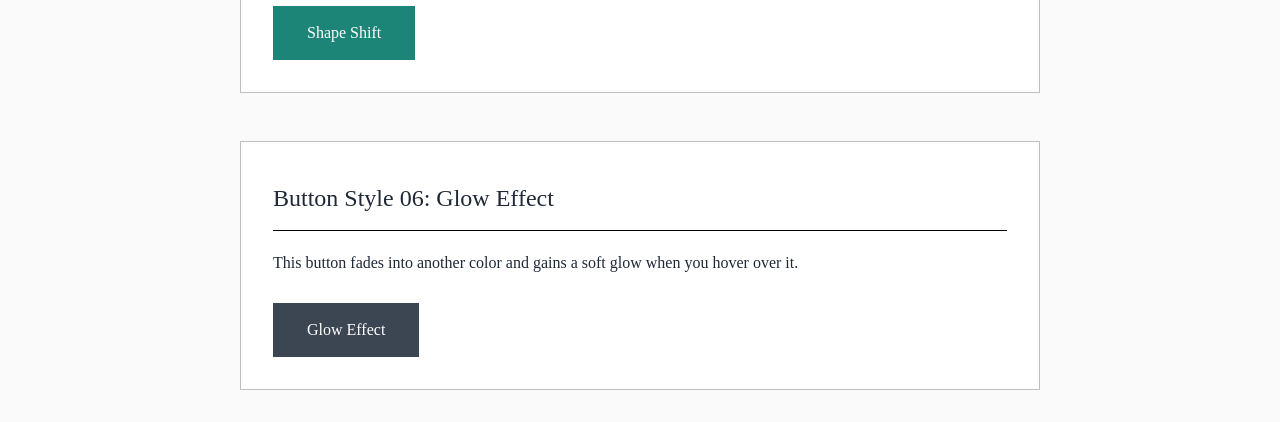
<file: week-05-exercise-01/index.html>
<!DOCTYPE html>
<html lang="en">

<head>
    <meta charset="UTF-8">
    <meta name="viewport" content="width=device-width, initial-scale=1.0">
    <title>Exercises Week 05 Exercise 01: Interactive Buttons</title>
    <link rel="stylesheet" href="./style.css">
</head>

<body>
    <div class="container">
        <h1>Interactive Buttons</h1>
        <p class="subtitle">Hover over each button to see the transition effects</p>

        <section class="button-section">
            <h2>Button Style 01: Color Fade</h2>
            <p>This button smoothly transitions its background and text colors on hover.</p>
            <button class="button-01">Hover Me</button>
        </section>

        <section class="button-section">
            <h2>Button Style 02: Lift and Shadow</h2>
            <p>This button rises up and gains a shadow when you hover over it.</p>
            <button class="button-02">Lift Off</button>
        </section>

        <section class="button-section">
            <h2>Button Style 03: Scale Pop</h2>
            <p>This button pops up in size and gets a drop shadow when you hover over it.</p>
            <button class="button-03">Pop Up</button>
        </section>

        <section class="button-section">
            <h2>Button Style 04: Spread Out</h2>
            <p>This button's letters spread apart and its border thickens when you hover over it.</p>
            <button class="button-04">Spread Out</button>
        </section>

        <section class="button-section">
            <h2>Button Style 05: Shape Shift</h2>
            <p>This button morphs from a rectangle into a pill shape when you hover over it.</p>
            <button class="button-05">Shape Shift</button>
        </section>

        <section class="button-section">
            <h2>Button Style 06: Glow Effect</h2>
            <p>This button fades into another color and gains a soft glow when you hover over it.</p>
            <button class="button-06">Glow Effect</button>
        </section>
    </div>
</body>

</html>
</file>
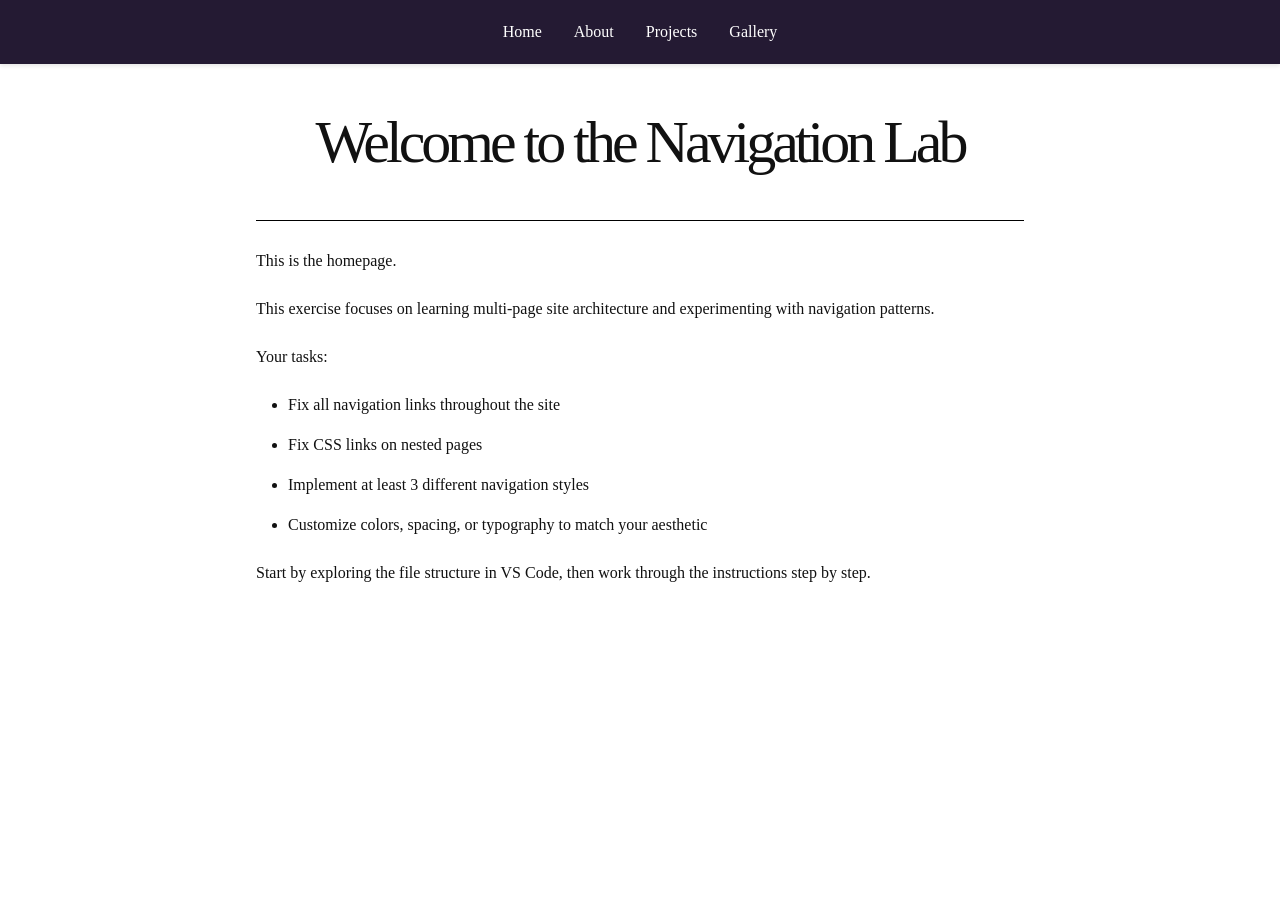
<file: week-06-exercise-01/index.html>
<!DOCTYPE html>
<html lang="en">

<head>
  <meta charset="UTF-8">
  <meta name="viewport" content="width=device-width, initial-scale=1.0">
  <title>Navigation Lab - Home</title>
  <link rel="stylesheet" href="css/style.css">
</head>

<body>

  <nav class="nav-horizontal">
    <ul>
      <li><a href="index.html">Home</a></li>
      <li><a href="about.html">About</a></li>
      <li><a href="projects/">Projects</a></li>
      <li><a href="gallery/">Gallery</a></li>
    </ul>
  </nav>

  <main>
    <h1>Welcome to the Navigation Lab</h1>

    <p>This is the homepage.</p>
    <p>This exercise focuses on learning multi-page site architecture and experimenting with navigation patterns.</p>

    <p>Your tasks:</p>
    <ul>
      <li>Fix all navigation links throughout the site</li>
      <li>Fix CSS links on nested pages</li>
      <li>Implement at least 3 different navigation styles</li>
      <li>Customize colors, spacing, or typography to match your aesthetic</li>
    </ul>

    <p>Start by exploring the file structure in VS Code, then work through the instructions step by step.</p>
  </main>

</body>

</html>
</file>
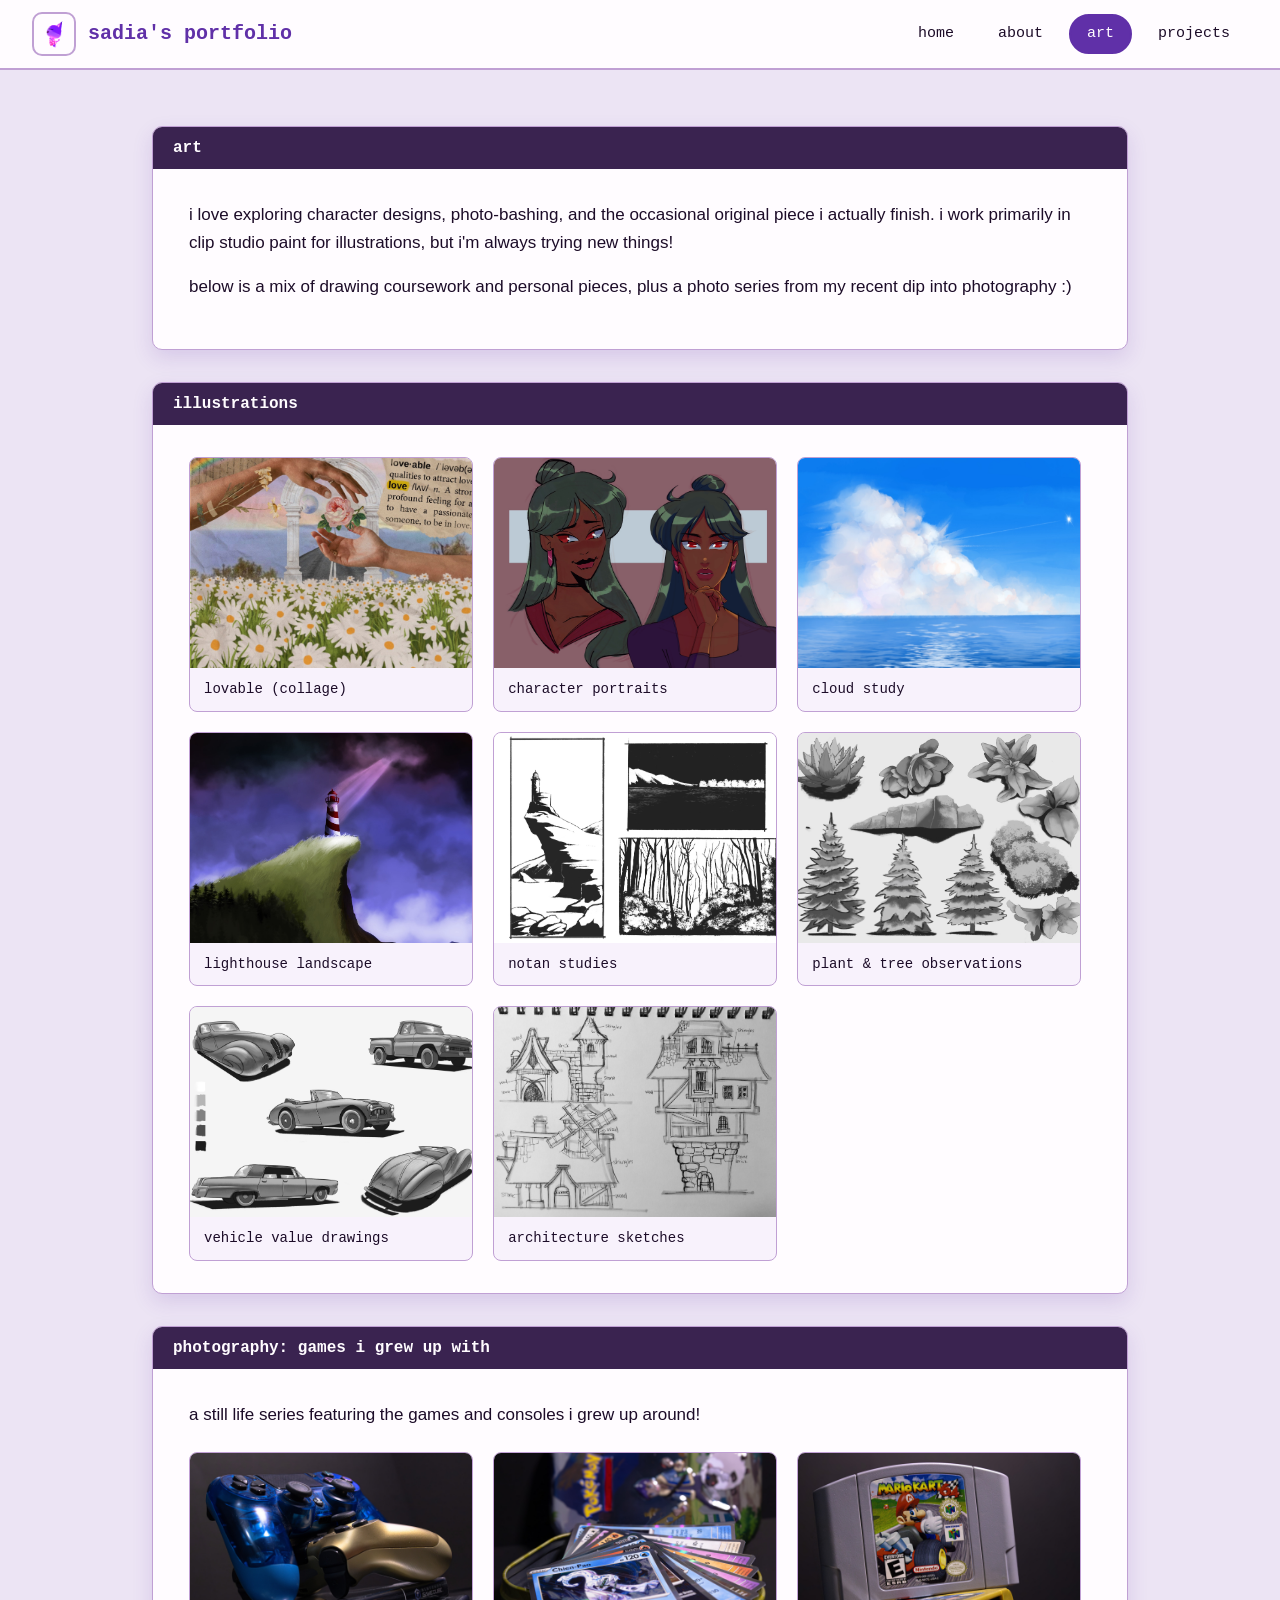
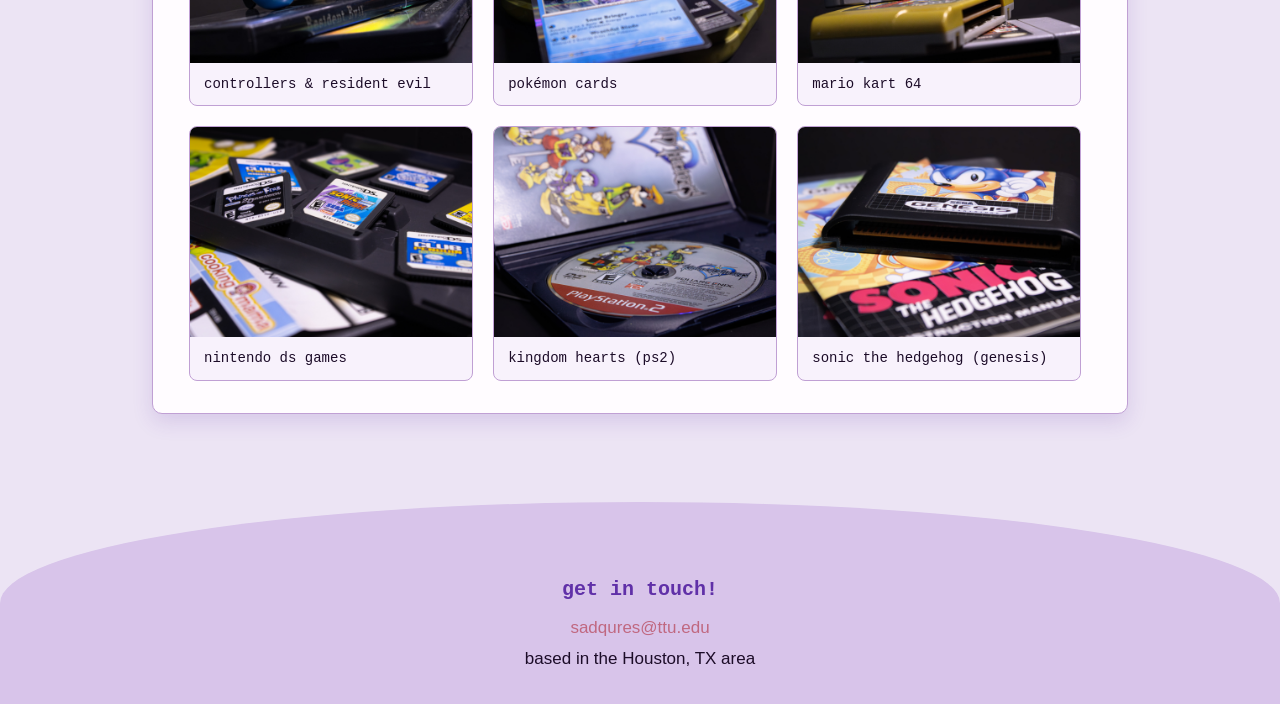
<file: project-02/art/index.html>
<!DOCTYPE html>
<html lang="en">

<head>
    <meta charset="UTF-8">
    <meta name="viewport" content="width=device-width, initial-scale=1.0">
    <title>Sadia's Portfolio - Art</title>
    <link rel="stylesheet" href="../css/style.css">
</head>

<body>

    <header>
        <a href="../index.html" class="wordmark">
            <img src="../images/wordmark-avatar.gif" alt="animated avatar" class="wordmark-avatar">
            sadia's portfolio
        </a>
        <nav>
            <ul>
                <li><a href="../index.html">home</a></li>
                <li><a href="../about.html">about</a></li>
                <li><a href="index.html" class="current">art</a></li>
                <li><a href="../projects/">projects</a></li>
            </ul>
        </nav>
    </header>

    <main>
        <section class="window">
            <h1 class="window-bar">art</h1>
            <div class="window-body">
                <p>
                    i love exploring character designs, photo-bashing, and the occasional original piece i actually
                    finish. i work primarily in clip studio paint for illustrations, but i'm always trying new things!
                </p>
                <p>
                    below is a mix of drawing coursework and personal pieces, plus a photo series from my recent dip
                    into photography :)
                </p>
            </div>
        </section>

        <section class="window">
            <h2 class="window-bar">illustrations</h2>
            <div class="window-body">
                <ul class="gallery">
                    <li>
                        <figure>
                            <a href="../images/illustrations/illustration-1.jpg" target="_blank">
                                <img src="../images/illustrations/illustration-1.jpg"
                                    alt="a collage of two hands reaching for a rose above a field of daisies, with a dictionary definition of 'lovable'">
                            </a>
                            <figcaption>lovable (collage)</figcaption>
                        </figure>
                    </li>
                    <li>
                        <figure>
                            <a href="../images/illustrations/illustration-5.jpg" target="_blank">
                                <img src="../images/illustrations/illustration-5.jpg"
                                    alt="two digital portraits of sailor pluto from sailor moon">
                            </a>
                            <figcaption>character portraits</figcaption>
                        </figure>
                    </li>
                    <li>
                        <figure>
                            <a href="../images/illustrations/illustration-3.jpg" target="_blank">
                                <img src="../images/illustrations/illustration-3.jpg"
                                    alt="a digital art study of a white cloud over an ocean">
                            </a>
                            <figcaption>cloud study</figcaption>
                        </figure>
                    </li>
                    <li>
                        <figure>
                            <a href="../images/illustrations/illustration-7-uncropped.jpg" target="_blank">
                                <img src="../images/illustrations/illustration-7.jpg"
                                    alt="a digital painting of a lighthouse on a grassy cliff under a stormy sky">
                            </a>
                            <figcaption>lighthouse landscape</figcaption>
                        </figure>
                    </li>
                    <li>
                        <figure>
                            <a href="../images/illustrations/illustration-2.jpg" target="_blank">
                                <img src="../images/illustrations/illustration-2.jpg"
                                    alt="three notan studies of a lighthouse cliff, a shoreline, and a forest">
                            </a>
                            <figcaption>notan studies</figcaption>
                        </figure>
                    </li>
                    <li>
                        <figure>
                            <a href="../images/illustrations/illustration-8.jpg" target="_blank">
                                <img src="../images/illustrations/illustration-8.jpg"
                                    alt="grayscale digital studies of plants, rocks, and pine trees">
                            </a>
                            <figcaption>plant &amp; tree observations</figcaption>
                        </figure>
                    </li>
                    <li>
                        <figure>
                            <a href="../images/illustrations/illustration-4.jpg" target="_blank">
                                <img src="../images/illustrations/illustration-4.jpg"
                                    alt="digital value studies of five classic cars">
                            </a>
                            <figcaption>vehicle value drawings</figcaption>
                        </figure>
                    </li>
                    <li>
                        <figure>
                            <a href="../images/illustrations/illustration-6.jpg" target="_blank">
                                <img src="../images/illustrations/illustration-6.jpg"
                                    alt="pencil sketches of whimsical storybook houses with material labels">
                            </a>
                            <figcaption>architecture sketches</figcaption>
                        </figure>
                    </li>
                </ul>
            </div>
        </section>

        <section class="window">
            <h2 class="window-bar">photography: games i grew up with</h2>
            <div class="window-body">
                <p class="section-intro">a still life series featuring the games and consoles i grew up around!</p>
                <ul class="gallery">
                    <li>
                        <figure>
                            <a href="../images/photography/photography-1.jpg" target="_blank">
                                <img src="../images/photography/photography-1.jpg"
                                    alt="two game controllers resting on a resident evil gamecube case">
                            </a>
                            <figcaption>controllers &amp; resident evil</figcaption>
                        </figure>
                    </li>
                    <li>
                        <figure>
                            <a href="../images/photography/photography-2.jpg" target="_blank">
                                <img src="../images/photography/photography-2.jpg"
                                    alt="a fanned-out hand of pokémon trading cards in front of a pokémon tin">
                            </a>
                            <figcaption>pokémon cards</figcaption>
                        </figure>
                    </li>
                    <li>
                        <figure>
                            <a href="../images/photography/photography-3.jpg" target="_blank">
                                <img src="../images/photography/photography-3.jpg"
                                    alt="a mario kart 64 cartridge standing on top of other cartridges">
                            </a>
                            <figcaption>mario kart 64</figcaption>
                        </figure>
                    </li>
                    <li>
                        <figure>
                            <a href="../images/photography/photography-4.jpg" target="_blank">
                                <img src="../images/photography/photography-4.jpg"
                                    alt="various nintendo ds cartridges spread out inside a ds game case">
                            </a>
                            <figcaption>nintendo ds games</figcaption>
                        </figure>
                    </li>
                    <li>
                        <figure>
                            <a href="../images/photography/photography-5.jpg" target="_blank">
                                <img src="../images/photography/photography-5.jpg"
                                    alt="an open kingdom hearts playstation 2 case showing the disc">
                            </a>
                            <figcaption>kingdom hearts (ps2)</figcaption>
                        </figure>
                    </li>
                    <li>
                        <figure>
                            <a href="../images/photography/photography-6.jpg" target="_blank">
                                <img src="../images/photography/photography-6.jpg"
                                    alt="a sonic the hedgehog sega genesis cartridge resting on its instruction manual">
                            </a>
                            <figcaption>sonic the hedgehog (genesis)</figcaption>
                        </figure>
                    </li>
                </ul>
            </div>
        </section>

    </main>

    <footer id="contact">

        <h2>get in touch!</h2>

        <p><a href="mailto:sadqures@ttu.edu">sadqures@ttu.edu</a></p>
        <p>based in the Houston, TX area</p>

    </footer>

</body>

</html>
</file>
<file: exercise-04/style.css>
* {
    box-sizing: border-box;
}

body {
    font-family: 'Verdana', sans-serif;
    background-color: #d2b0ff;
    margin: 20px;
    padding: 40px;
}

.card {
    max-width: 600px;
    margin: 0 auto;
    padding: 48px;
    background-color: #f7f3ff;
    border: 4px solid #6c52ff;
}

.card h1 {
    color: #161727;
    font-size: 32px;
    margin: 0 0 18px 0;
}

.card p {
    color: #4a4a4a;
    font-size: 16px;
    margin: 0;
}
</file>
<file: project-01/style.css>
:root {
    --bg: #ece4f4;
    --text: #1c0c28;
    --purple: #6030a8;
    --pink: #c06880;
    --border: #c0a0d4;
    --card-bg: #f8f2fc;
    --drop-shadow: #6030a826;
}

* {
    box-sizing: border-box;
}

body {
    margin: 0;
    background-color: var(--bg);
    color: var(--text);
    font-family: Candara, Calibri, sans-serif;
    line-height: 1.4;
}

header {
    display: flex;
    justify-content: space-between;
    align-items: center;
    flex-wrap: wrap;
    gap: 16px;
    padding: 24px 40px;
    border-bottom: 2px solid var(--border);
}

/* navigation styling */
header h1 {
    font-size: 36px;
    font-weight: normal;
    line-height: 1.2;
    color: var(--purple);
    margin: 0;
}

nav ul {
    display: flex;
    gap: 24px;
    list-style: none;
    margin: 0;
    padding: 0;
}

nav a {
    color: var(--text);
    text-decoration: none;
    font-family: 'Courier New', Courier, monospace;
    font-size: 16px;
    padding-bottom: 2px;
    border-bottom: 2px solid transparent;
    transition: color 0.2s ease, border-color 0.2s ease;
}

nav a:hover {
    color: var(--purple);
    border-color: var(--purple);
}

/* main content styling */
main {
    max-width: 900px;
    margin: 0 auto;
    padding: 60px 40px;
}

section {
    margin-bottom: 46px;
}

h2 {
    font-size: 32px;
    font-weight: normal;
    line-height: 1.2;
    color: var(--purple);
    margin-bottom: 24px;
}

section#about p {
    font-size: 17px;
    line-height: 1.8;
    max-width: auto;
    margin-bottom: 16px;
}

/* skills & interests card styling */
.card-grid {
    display: flex;
    flex-wrap: wrap;
    gap: 24px;
}

.card {
    flex: 1 1 240px;
    background-color: var(--card-bg);
    border: 1px solid var(--border);
    border-left: 3px solid var(--pink);
    border-radius: 4px;
    padding: 20px 24px;
    transition: border-left-color 0.2s ease, transform 0.2s ease, box-shadow 0.25s ease;
}

.card:hover {
    border-left-color: var(--purple);
    transform: translateY(-4px);
    box-shadow: 0 8px 16px var(--drop-shadow);
}

.card h3 {
    font-size: 18px;
    color: var(--purple);
    margin-top: 0;
    margin-bottom: 10px;
}

.card p {
    font-size: 15px;
    margin: 0;
}

/* project card styling */
.project-card img {
    width: 100%;
    height: auto;
    object-fit: cover;
    border-radius: 4px;
    border: 1px solid var(--border);
    margin-bottom: 14px;
    background-color: var(--bg);
}

.project-card a {
    display: inline-block;
    margin-top: 10px;
    font-size: 14px;
    color: var(--pink);
    text-decoration: none;
    transition: color 0.2s ease, transform 0.2s ease;
}

.project-card a:hover {
    color: var(--purple);
    transform: translateX(3px);
}

/* footer styling */
footer {
    padding: 40px;
    border-top: 2px solid var(--border);
    text-align: center;
}

footer h2 {
    font-size: 24px;
}

footer a {
    color: var(--pink);
    text-decoration: none;
    border-bottom: 2px solid transparent;
    padding-bottom: 4px;
    transition: color 0.2s ease, border-color 0.2s ease;
}

footer a:hover {
    color: var(--purple);
    border-color: var(--purple);
}

@media (width <=600px) {
    header {
        flex-direction: column;
        align-items: flex-start;
    }

    nav ul {
        gap: 16px;
        flex-wrap: wrap;
    }

    main {
        padding: 40px 24px;
    }

    .card-grid {
        flex-direction: column;
    }
}
</file>
<file: project-02/css/style.css>
:root {
    --bg: #ece4f4;
    --text: #1c0c28;
    --purple: #6030a8;
    --pink: #c06880;
    --border: #c0a0d4;
    --card-bg: #f8f2fc;
    --drop-shadow: #6030a826;
    --window-bar: #3a2350;
    --window-bg: #fffcff;
    --hill: #d8c4ea;
}

* {
    box-sizing: border-box;
}

/* global styling */
body {
    margin: 0;
    min-width: 375px;
    min-height: 100vh;
    display: flex;
    flex-direction: column;
    background-color: var(--bg);
    color: var(--text);
    font-family: Candara, Calibri, Seravek, sans-serif;
    font-size: 17px;
    line-height: 1.6;
}

img {
    display: block;
    max-width: 100%;
}

/* nav styling */
header {
    display: flex;
    justify-content: space-between;
    align-items: center;
    flex-wrap: wrap;
    gap: 12px;
    padding: 12px 32px;
    background-color: var(--window-bg);
    border-bottom: 2px solid var(--border);
}

.wordmark {
    display: flex;
    align-items: center;
    gap: 12px;
    font-family: 'Courier New', Courier, monospace;
    font-size: 20px;
    font-weight: bold;
    color: var(--purple);
    text-decoration: none;
    transition: color 0.2s ease;
}

.wordmark:hover {
    color: var(--pink);
}

.wordmark-avatar {
    width: 44px;
    height: 44px;
    object-fit: cover;
    border: 2px solid var(--border);
    border-radius: 10px;
    transition: border-color 0.2s ease;
}

.wordmark:hover .wordmark-avatar {
    border-color: var(--pink);
}

nav ul {
    display: flex;
    gap: 8px;
    list-style: none;
    margin: 0;
    padding: 0;
}

nav a {
    display: block;
    padding: 6px 16px;
    border: 2px solid transparent;
    border-radius: 20px;
    color: var(--text);
    font-family: 'Courier New', Courier, monospace;
    font-size: 15px;
    text-decoration: none;
    transition: background-color 0.2s ease, border-color 0.2s ease, color 0.2s ease;
}

nav a:hover {
    background-color: var(--card-bg);
    border-color: var(--border);
}

nav a.current {
    background-color: var(--purple);
    border-color: var(--purple);
    color: var(--window-bg);
}

/* main layout */
main {
    flex: 1;
    display: flex;
    flex-direction: column;
    gap: 32px;
    width: 100%;
    max-width: 1040px;
    margin: 0 auto;
    padding: 56px 32px;
}

/* window styling */
.window {
    background-color: var(--window-bg);
    border: 1px solid var(--border);
    border-radius: 10px;
    box-shadow: 0 8px 20px var(--drop-shadow);
    overflow: hidden;
}

.window-bar {
    margin: 0;
    padding: 10px 20px;
    background-color: var(--window-bar);
    color: var(--window-bg);
    font-family: 'Courier New', Courier, monospace;
    font-size: 16px;
    font-weight: bold;
    line-height: 1.4;
}

.window-body {
    padding: 32px 36px;
}

.window-body p {
    margin-top: 0;
}

.window-row {
    display: flex;
    gap: 32px;
}

.window-row .window {
    flex: 1 1 0;
}

a {
    color: var(--pink);
}

/* skill chips */
.skill-chips {
    display: flex;
    flex-wrap: wrap;
    gap: 8px;
    list-style: none;
    margin: 0;
    padding: 0;
}

.skill-chips li {
    padding: 4px 14px;
    background-color: var(--card-bg);
    border: 1px solid var(--border);
    border-radius: 20px;
    font-size: 15px;
}

/* home page */
.home-window .window-body {
    padding: 72px 36px 56px;
    text-align: center;
}

.hello {
    margin: 0 0 12px;
    font-size: 60px;
    font-weight: normal;
    line-height: 1.1;
}

.hello span {
    color: var(--purple);
}

.subtitle {
    margin-bottom: 0;
    font-size: 20px;
}

.icon-links {
    display: flex;
    justify-content: center;
    flex-wrap: wrap;
    gap: 36px;
    list-style: none;
    margin: 48px 0 0;
    padding: 0;
}

.icon-links a {
    display: flex;
    flex-direction: column;
    align-items: center;
    gap: 8px;
    color: var(--text);
    font-family: 'Courier New', Courier, monospace;
    font-size: 14px;
    font-weight: bold;
    text-decoration: none;
}

.icon {
    display: flex;
    justify-content: center;
    align-items: center;
    width: 76px;
    height: 76px;
    background-color: var(--card-bg);
    border: 2px solid var(--border);
    border-radius: 18px;
    font-size: 34px;
    transition: transform 0.2s ease, border-color 0.2s ease, box-shadow 0.2s ease;
}

.icon-links a:hover .icon {
    transform: translateY(-4px);
    border-color: var(--purple);
    box-shadow: 0 8px 16px var(--drop-shadow);
}

.icon img {
    width: 50px;
    height: 50px;
}

.thumb-grid {
    display: flex;
    flex-wrap: wrap;
    gap: 12px;
    list-style: none;
    margin: 0;
    padding: 0;
}

.thumb-grid li {
    flex: 0 0 47%;
}

.thumb-grid img {
    width: 100%;
    height: 120px;
    object-fit: cover;
    border: 1px solid var(--border);
    border-radius: 6px;
}

.more-link {
    display: inline-block;
    margin-top: 20px;
    font-family: 'Courier New', Courier, monospace;
    font-size: 15px;
    text-decoration: none;
    transition: color 0.2s ease, transform 0.2s ease;
}

.more-link:hover {
    color: var(--purple);
    transform: translateX(4px);
}

/* about page */
.profile {
    display: flex;
    align-items: center;
    gap: 32px;
    padding-bottom: 28px;
    margin-bottom: 28px;
    border-bottom: 1px solid var(--border);
}

.avatar {
    width: 150px;
    height: 150px;
    object-fit: cover;
    border: 3px solid var(--border);
    border-radius: 50%;
}

.profile-name {
    font-size: 40px;
    color: var(--purple);
    line-height: 1.1;
}

.profile p {
    margin: 6px 0 0;
}

.skill-groups {
    display: flex;
    gap: 36px;
}

.skill-groups section {
    flex: 1 1 0;
}

.skill-groups h3 {
    margin: 0 0 12px;
    font-family: 'Courier New', Courier, monospace;
    font-size: 18px;
    color: var(--purple);
}

/* art page */
.gallery {
    display: flex;
    flex-wrap: wrap;
    gap: 20px;
    list-style: none;
    margin: 0;
    padding: 0;
}

.gallery a {
    cursor: zoom-in;
}

.gallery li {
    flex: 0 0 31.5%;
}

.gallery figure {
    margin: 0;
    background-color: var(--card-bg);
    border: 1px solid var(--border);
    border-radius: 8px;
    overflow: hidden;
    transition: transform 0.2s ease, border-color 0.2s ease, box-shadow 0.25s ease;
}

.gallery figure:hover {
    transform: translateY(-4px);
    border-color: var(--purple);
    box-shadow: 0 8px 16px var(--drop-shadow);
}

.gallery img {
    width: 100%;
    height: 210px;
    object-fit: cover;
}

.gallery figcaption {
    padding: 10px 14px;
    font-family: 'Courier New', Courier, monospace;
    font-size: 14px;
}

.section-intro {
    margin: 0 0 24px;
}

/* projects page */
.project-list {
    display: flex;
    flex-direction: column;
    gap: 24px;
    list-style: none;
    margin: 0;
    padding: 0;
}

.project-card {
    display: flex;
    align-items: center;
    gap: 28px;
    padding: 20px;
    background-color: var(--card-bg);
    border: 1px solid var(--border);
    border-left: 4px solid var(--pink);
    border-radius: 8px;
    transition: border-left-color 0.2s ease, transform 0.2s ease, box-shadow 0.25s ease;
}

.project-card:hover {
    border-left-color: var(--purple);
    transform: translateY(-4px);
    box-shadow: 0 8px 16px var(--drop-shadow);
}

.project-card img {
    flex: 0 0 42%;
    height: 200px;
    object-fit: cover;
    border: 1px solid var(--border);
    border-radius: 6px;
}

.project-card h2 {
    margin: 0 0 8px;
    font-family: 'Courier New', Courier, monospace;
    font-size: 20px;
    color: var(--purple);
}

.project-card p {
    margin: 0 0 12px;
}

/* footer styling */
footer {
    margin-top: 32px;
    padding: 72px 32px 28px;
    background-color: var(--hill);
    border-radius: 50% 50% 0 0;
    text-align: center;
}

footer h2 {
    margin: 0 0 8px;
    font-family: 'Courier New', Courier, monospace;
    font-size: 20px;
    color: var(--purple);
}

footer p {
    margin: 4px 0;
}

footer a {
    color: var(--pink);
    text-decoration: none;
    border-bottom: 2px solid transparent;
    padding-bottom: 4px;
    transition: color 0.2s ease, border-color 0.2s ease;
}

footer a:hover {
    color: var(--purple);
    border-color: var(--purple);
}

/* tablet responsiveness */
@media (width <=1080px) {
    main {
        padding: 40px 24px;
    }

    .window-row,
    .skill-groups {
        flex-direction: column;
    }

    .window-row .window,
    .skill-groups section {
        flex-basis: auto;
    }

    .hello {
        font-size: 48px;
    }

    .thumb-grid {
        flex-wrap: nowrap;
    }

    .thumb-grid li {
        flex: 1 1 0;
    }

    .thumb-grid img {
        height: 150px;
    }

    .project-thumbs img {
        height: auto;
    }

    .gallery li {
        flex-basis: 48%;
    }

    .project-card img {
        flex-basis: 45%;
    }
}

/* mobile responsiveness */
@media (width <=600px) {
    body {
        font-size: 16px;
    }

    header {
        flex-direction: column;
        align-items: stretch;
        padding: 14px 16px;
    }

    .wordmark {
        justify-content: center;
    }

    nav ul {
        flex-wrap: wrap;
        gap: 8px;
    }

    nav li {
        flex: 1 1 40%;
    }

    nav a {
        padding: 10px;
        text-align: center;
        background-color: var(--card-bg);
        border-color: var(--border);
        font-size: 16px;
    }

    main {
        padding: 28px 16px;
        gap: 24px;
    }

    .window-body {
        padding: 24px 20px;
    }

    .home-window .window-body {
        padding: 40px 20px 24px;
    }

    .hello {
        font-size: 38px;
    }

    .subtitle {
        font-size: 17px;
    }

    .icon-links {
        gap: 28px 0;
        margin-top: 36px;
    }

    .icon-links li {
        flex: 0 0 50%;
    }

    .thumb-grid {
        flex-wrap: wrap;
    }

    .thumb-grid li {
        flex: 0 0 47%;
    }

    .profile {
        flex-direction: column;
        text-align: center;
    }

    .gallery li {
        flex-basis: 100%;
    }

    .gallery img {
        height: 240px;
    }

    .project-card {
        flex-direction: column;
        align-items: stretch;
    }

    .project-card img {
        flex-basis: auto;
        width: 100%;
        height: 180px;
    }
}
</file>
<file: week-04-exercise-01/style.css>
* {
    box-sizing: border-box;
}

html,
body {
    min-height: 100vh;
    margin: 0;
}

body {
    font-family: "Times New Roman", serif;
    line-height: 2;
    display: flex;
    justify-content: center;
    align-items: flex-start;
    padding: 32px 0;
}

main {
    max-width: 800px;
    width: 90%;
    padding: 16px;
    border: 1px solid rgba(0, 0, 0, 0.25);
}

h1 {
    font-weight: normal;
    font-size: 48px;
    line-height: 1em;
    margin-top: 48px;
    margin-bottom: 48px;
    text-align: center;
}

h2 {
    font-size: 24px;
    margin-top: 48px;
    margin-bottom: 16px;
    border-bottom: 1px solid rgba(0, 0, 0, 1);
    padding-bottom: 16px;
}

p {
    margin-bottom: 16px;
}

.screenshot-container {
    margin: 32px 0;
    padding: 16px;
    border: 1px solid rgba(0, 0, 0, 1);
    text-align: center;
}

.screenshot-container img {
    max-width: 100%;
    height: auto;
    display: block;
    margin: 0 auto;
    border: 1px solid rgba(0, 0, 0, 0.25);
}
</file>
<file: week-04-exercise-02/style.css>
* {
    box-sizing: border-box;
}

html,
body {
    min-height: 100vh;
    margin: 0;
}

body {
    background-color: #ece4f4;
    color: #1c0c28;
    font-family: Candara, Calibri, sans-serif;
    line-height: 1.75;
    display: flex;
    justify-content: center;
    align-items: flex-start;
    padding: 32px 0;
}

main {
    max-width: 1200px;
    width: 90%;
    padding: 16px;
}

h1 {
    color: #6030a8;
    font-weight: normal;
    font-size: 48px;
    line-height: 1em;
    margin-top: 16px;
    margin-bottom: 32px;
    text-align: center;
}

main>p {
    margin-bottom: 32px;
    text-align: center;
    max-width: 800px;
    margin-left: auto;
    margin-right: auto;
}

.collection-grid {
    margin: 48px 0;
    display: flex;
    flex-wrap: wrap;
    gap: 24px;
}

.collection-card {
    display: flex;
    flex-direction: row;
    align-items: flex-start;
    gap: 16px;
    background-color: #f8f2fc;
    border: 1px solid #c0a0d4;
    border-left: 3px solid #c06880;
    border-radius: 6px;
    padding: 16px;
    flex-grow: 1;
    flex-shrink: 1;
    flex-basis: 300px;
    transition: border-left-color 0.2s ease;
}

.collection-card:hover {
    border-left-color: #6030a8;
}

.collection-card img {
    width: 96px;
    height: 96px;
    object-fit: cover;
    flex-shrink: 0;
    display: block;
    border: 1px solid #c0a0d4;
    border-radius: 4px;
}

.card-content {
    min-width: 0;
}

.collection-card h2 {
    color: #6030a8;
    font-size: 20px;
    font-weight: bold;
    margin-top: 0;
    margin-bottom: 4px;
    line-height: 1.2;
}

.collection-card .details {
    display: inline-block;
    font-family: 'Courier New', Courier, monospace;
    font-size: 12px;
    color: #7858a0;
    background-color: #ece4f4;
    padding: 2px 8px;
    border-radius: 10px;
    margin-bottom: 10px;
}

.collection-card .description {
    font-size: 14px;
    margin-bottom: 0;
    line-height: 1.6;
}

@media (width >= 480px) {
    .collection-card {
        flex-basis: 45%;
        flex-direction: column
    }
    
    .collection-card img {
        width: 100%;
        height: auto;
        border-radius: 4px;
    }
}

@media (width >= 1024px) {
    .collection-card {
        flex-basis: 30%;
        flex-direction: column;
    }

    .collection-card img {
        width: 100%;
        height: auto;
        border-radius: 4px;
    }
}
</file>
<file: week-05-exercise-01/style.css>
:root {
    --accent-purple: #ae32df;
    --accent-orange: #c4730a;
    --accent-green: #1d8577;
    --accent-green-dark: #12554c;
    --accent-gray: #3c4552;
    --accent-red: #cf0303e0;
}

* {
    margin: 0;
    padding: 0;
    box-sizing: border-box;
}

body {
    font-family: "Times New Roman", serif;
    line-height: 2;
    background-color: #fafafa;
    color: #1F2937;
    padding: 32px 16px;
}

.container {
    max-width: 800px;
    margin: 0 auto;
    display: flex;
    flex-direction: column;
    gap: 48px;
}

h1 {
    font-size: 48px;
    line-height: 1em;
    font-weight: normal;
    text-align: center;
    margin-bottom: 16px;
}

.subtitle {
    text-align: center;
    font-size: 16px;
    color: #6B7280;
    margin-bottom: 32px;
}

h2 {
    font-size: 24px;
    font-weight: normal;
    border-bottom: 1px solid rgba(0, 0, 0, 1);
    padding-bottom: 8px;
    margin-bottom: 16px;
}

.button-section {
    padding: 32px;
    background-color: #ffffff;
    border: 1px solid rgba(0, 0, 0, 0.25);
}

.button-section p {
    font-size: 16px;
    margin-bottom: 24px;
}

button {
    font-family: "Times New Roman", serif;
    font-size: 16px;
    cursor: pointer;
    border-radius: 0;
}

.button-01 {
    background-color: #0066CC;
    color: #ffffff;
    padding: 16px 32px;
    border: 2px solid #0066CC;
    transition: background-color 0.3s ease, color 0.3s ease, border-color 0.3s ease;
}

.button-01:hover {
    background-color: #ffffff;
    color: #0066CC;
    border-color: #0066CC;
}

.button-02 {
    background-color: #0e6027;
    color: #ffffff;
    padding: 16px 32px;
    border: 2px solid #0e6027;
    transition: transform 0.3s ease, box-shadow 0.3s ease;
}

.button-02:hover {
    transform: translateY(-4px);
    box-shadow: 0 8px 16px rgba(0, 0, 0, 0.2);
}

.button-03 {
    background-color: var(--accent-purple);
    color: #ffffff;
    padding: 16px 32px;
    border: 2px solid var(--accent-purple);
    transition: transform 0.15s ease-out, box-shadow 0.15s ease-out;
}

.button-03:hover {
    transform: scale(1.30);
    box-shadow: 0 6px 14px var(--accent-gray);
}

.button-04 {
    background-color: #ffffff;
    color: var(--accent-orange);
    padding: 16px 32px;
    border: 2px solid var(--accent-orange);
    letter-spacing: 0px;
    transition: letter-spacing 0.4s ease-in-out, border-width 0.4s ease-in-out;
}

.button-04:hover {
    letter-spacing: 3px;
    border-width: 6px;
}

.button-05 {
    background-color: var(--accent-green);
    color: #ffffff;
    padding: 16px 32px;
    border: 2px solid var(--accent-green);
    border-radius: 0;
    transition: border-radius 0.35s ease-in-out, background-color 0.35s ease;
}

.button-05:hover {
    border-radius: 50px;
    background-color: var(--accent-green-dark);
}

.button-06 {
    background-color: var(--accent-gray);
    color: #ffffff;
    padding: 16px 32px;
    border: 2px solid var(--accent-gray);
    box-shadow: 0 0 0 var(--accent-gray);
    transition: background-color 0.5s ease, border-color 0.5s ease, box-shadow 0.5s ease;
}

.button-06:hover {
    background-color: var(--accent-red);
    border-color: var(--accent-red);
    box-shadow: 0 0 20px var(--accent-red);
}
</file>
<file: week-06-exercise-01/css/style.css>
* {
  margin: 0;
  padding: 0;
  box-sizing: border-box;
}

body {
  font-family: "Times New Roman", serif;
  font-size: 16px;
  line-height: 2;
  color: #111111;
  background-color: #ffffff;
  display: flex;
  justify-content: center;
  align-items: flex-start;
  min-height: 100vh;
  padding: 32px 0;
}

main {
  max-width: 800px;
  width: 100%;
  padding: 0 16px;
}

h1 {
  font-size: 3.75rem;
  font-weight: normal;
  line-height: 1em;
  letter-spacing: -0.25rem;
  text-align: center;
  margin-bottom: 24px;
  padding-bottom: 48px;
  border-bottom: 1px solid rgba(0, 0, 0, 1);
}

h2 {
  font-size: 24px;
  font-weight: normal;
  margin-top: 32px;
  margin-bottom: 16px;
  padding-bottom: 8px;
  border-bottom: 1px solid rgba(0, 0, 0, 1);
}

p {
  margin-bottom: 16px;
}

ul {
  margin-left: 32px;
  margin-bottom: 16px;
}

li {
  margin-bottom: 8px;
}

a {
  color: #0066CC;
  text-decoration: underline;
}

a:hover {
  color: #004499;
}

code {
  font-family: monospace;
  background-color: #f5f5f5;
  padding: 2px 6px;
  border: 1px solid rgba(0, 0, 0, 0.25);
}

.nav-simple {
  position: fixed;
  left: 32px;
  top: 32px;
  width: 200px;
}

.nav-simple ul {
  list-style: none;
  margin: 0;
  padding: 0;
}

.nav-simple li {
  margin-bottom: 8px;
}

.nav-simple a {
  display: block;
  padding: 8px 16px;
  color: #6030a8;
  text-decoration: none;
  background-color: #fafafa;
  border: 1px solid #c0a0d4;
  border-radius: 15px;
  transition: background-color 0.3s ease, color 0.3s ease;
}

.nav-simple a:hover {
  background-color: #6030a8;
  color: #ffffff;
}

.nav-simple+main {

  margin-top: 80px;
}

.nav-horizontal {
  position: fixed;
  top: 0;
  left: 0;
  right: 0;
  background-color: #241a33;
  padding: 0 32px;
  box-shadow: 0 2px 4px rgba(0, 0, 0, 0.1);
  z-index: 1000;
}

.nav-horizontal ul {
  list-style: none;
  margin: 0;
  padding: 0;
  display: flex;
  justify-content: center;
  gap: 32px;
}

.nav-horizontal li {
  margin-bottom: 0;
}

.nav-horizontal a {
  display: block;
  padding: 16px 0;
  color: #ffffff;
  text-decoration: none;
  transition: color 0.3s ease;
}

.nav-horizontal a:hover {
  color: #c090e0;
}

.nav-horizontal+main {
  margin-top: 80px;
}

.nav-custom {
  position: fixed;
  top: 20px;
  display: flex;
  justify-content: center;
  margin-bottom: 48px;
}

.nav-custom ul {
  list-style: none;
  margin: 0;
  display: flex;
  gap: 8px;
  padding: 6px;
  background-color: #ece4f4;
  border: 1px solid #c0a0d4;
  border-radius: 20px;
}

.nav-custom li {
  margin-bottom: 0;
}

.nav-custom a {
  display: block;
  padding: 5px 25px;
  border-radius: 15px;
  color: #241a33;
  text-decoration: none;
  transition: background-color 0.25s ease, color 0.25s ease, transform 0.2s ease;
}

.nav-custom a:hover {
  background-color: #6030a8;
  color: #ffffff;
  transform: translateY(-2px);
}

.nav-custom+main {
  margin-top: 80px;
}

@media (width >=480px) {}

@media (width >=1024px) {}
</file>
